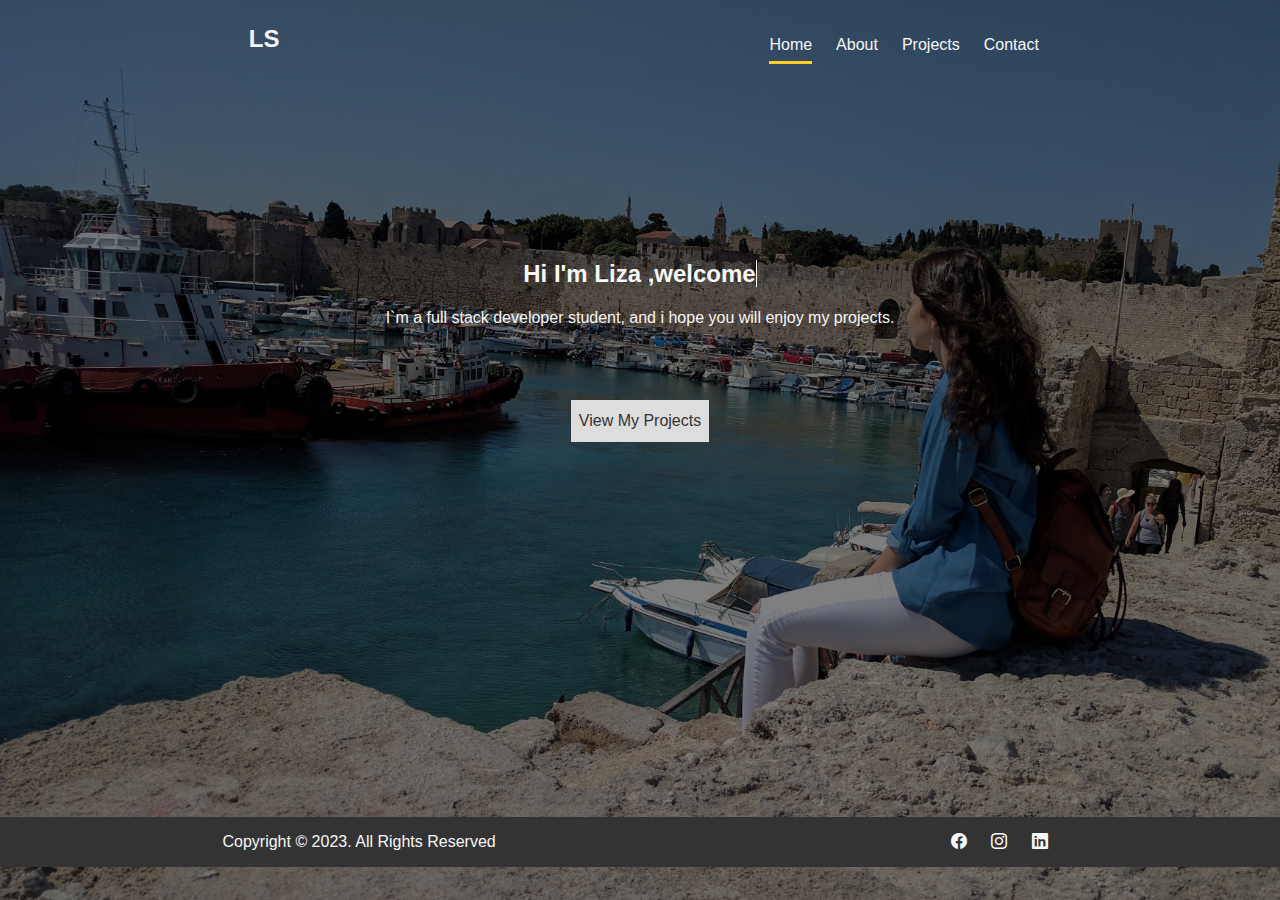
<file: index.html>
<!DOCTYPE html>
<html lang="en">
  <head>
    <meta charset="UTF-8" />
    <meta name="viewport" content="width=device-width, initial-scale=1.0" />
    <title>Portfolio-Liza Serchenko</title>
    <link rel="stylesheet" href="./style.css" />
    <link rel="stylesheet" href="./mediaQueries.css" />
    <link
      rel="stylesheet"
      href="https://cdn.jsdelivr.net/npm/bootstrap-icons@1.10.5/font/bootstrap-icons.css"
    />
    <script defer src="./script.js"></script>
  </head>
  <body>
    <div class="homepage tint">
      <div class="container-header">
        <nav class="header-nav">
          <div class="logo">LS</div>

          <ul
            id="header-nav-list"
            class="header-nav-list header-nav-list-mobile"
          >
            <li class="list-item">
              <a href="./index.html" class="header-nav-item current">Home</a>
            </li>
            <li class="list-item">
              <a href="./about.html" class="header-nav-item">About</a>
            </li>
            <li class="list-item">
              <a href="./projects.html" class="header-nav-item">Projects</a>
            </li>
            <li class="list-item">
              <a href="./contact.html" class="header-nav-item">Contact</a>
            </li>
          </ul>
        </nav>
        <div id="mobile-nav" class="mobile-nav">
          <i id="mobile-nav-icon" class="bi bi-list mobile-nav-icon"></i>
        </div>
      </div>
      <header class="header-homepage">
        <div class="header-content">
          <h1 class="intro-title">
            Hi I'm Liza
            <span
              id="text-type"
              class="text-type"
              data-wait="3000"
              data-words='[",welcome to my website 🙋",",nice to meet you",",this is my portfolio"]'
            ></span>
          </h1>
          <h1 class="phone-text">Hi I'm Liza, welcome to my website 🙋</h1>
          <p id="opening-text" class="opening-text">
            I`m a full stack developer student, and i hope you will enjoy my
            projects.
          </p>
          <a href="./projects.html" class="btn-move-to-works btn"
            >View My Projects</a
          >
        </div>
      </header>
      <footer id="main-footer">
        <div class="footer-content">
          <p>Copyright &copy; 2023. All Rights Reserved</p>
          <div class="social">
            <i class="bi bi-facebook"></i>
            <i class="bi bi-instagram"></i>
            <i class="bi bi-linkedin"></i>
          </div>
        </div>
      </footer>
    </div>
  </body>
</html>
</file>
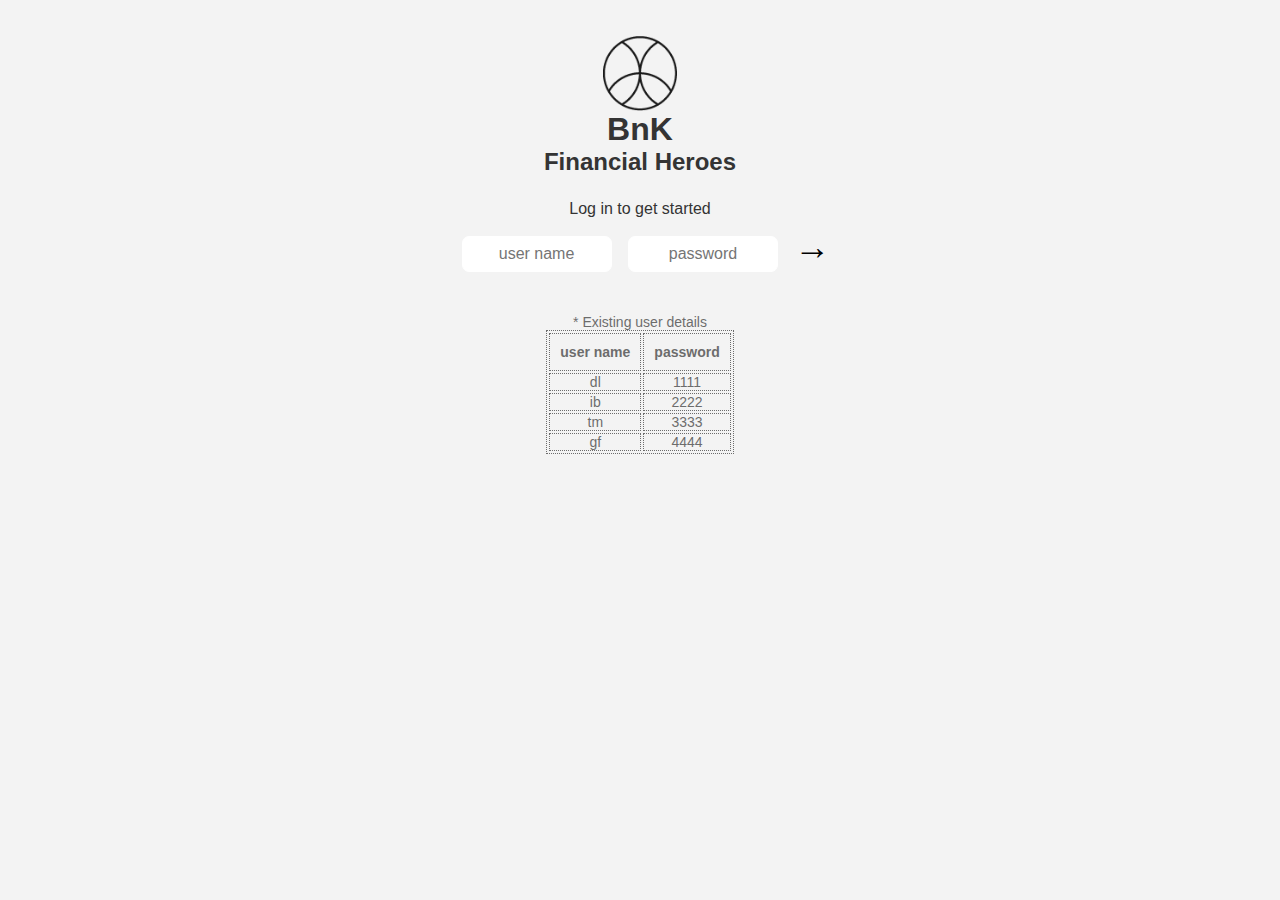
<file: allProjects/BankApp/index.html>
<!DOCTYPE html>
<html lang="en">
  <head>
    <meta charset="UTF-8" />
    <meta name="viewport" content="width=device-width, initial-scale=1.0" />
    <title>BnK-Financial Heroes</title>
    <link rel="stylesheet" href="./style.css" />
    <link rel="stylesheet" href="./mediaQueres.css" />
    <script defer src="./script.js"></script>
  </head>
  <body>
    <section id="login-page" class="login-page">
      <main>
        <img src="./img/logo1.png" class="logo" alt="logo" />
        <h1>BnK</h1>
        <h2>Financial Heroes</h2>
        <p class="welcome">Log in to get started</p>
        <div class="login">
          <input
            type="text"
            placeholder="user name"
            class="login-input login-input-user"
            id="login-input-user"
          />
          <input
            type="text"
            placeholder="password"
            maxlength="4"
            class="login-input login-input-pin"
            id="login-input-pin"
          />
          <button id="login-btn" class="login-btn">&rarr;</button>
        </div>
        <p id="error-message" class="error-message"></p>
      </main>
      <div id="exist-users" class="exist-users">
        <table>
          <caption>
            * Existing user details
          </caption>
          <tr>
            <th>user name</th>
            <th>password</th>
          </tr>
          <tr>
            <td>dl</td>
            <td>1111</td>
          </tr>
          <tr>
            <td>ib</td>
            <td>2222</td>
          </tr>
          <tr>
            <td>tm</td>
            <td>3333</td>
          </tr>
          <tr>
            <td>gf</td>
            <td>4444</td>
          </tr>
        </table>
      </div>
    </section>

    <section id="current-account-info" class="currentAccountInfo display-none">
      <header>
        <div class="container-log-in">
          <img src="./img/logo1.png" class="logo-main-page" alt="logo" />
          <p class="welcome-user-name">
            Welcome Back,<span id="user-name-label">Jonas</span>
          </p>
        </div>
        <button id="logout-btn" class="logout-btn">Log out</button>
      </header>

      <main>
        <div class="operations">
          <div id="transfer" class="transfer">
            <div class="transfer-label-and-show-more">
              <h3>Transfer</h3>
              <a id="show-transfer-operation" class="show-transfer-operation"
                >+</a
              >
            </div>
            <div id="transfer-container" class="transfer-container">
              <div class="transfer-to-container">
                <label class="transfer-label">Transfer to</label>
                <input
                  type="text"
                  id="transfer-to-input"
                  class="transfer-input"
                />
              </div>
              <div class="amount-container">
                <label class="amount-label">Amount</label>
                <input
                  type="number"
                  id="transfer-to-amount-input"
                  class="transfer-input"
                />
              </div>
              <button id="transfer-btn" class="transfer-btn">→</button>
            </div>
            <p id="transfer-failed" class="operation-failed"></p>
          </div>
          <div id="deposit" class="deposit">
            <div class="deposit-label-and-show-more">
              <h3>Deposit</h3>
              <a id="show-deposit-operation" class="show-deposit-operation"
                >+</a
              >
            </div>
            <div id="deposit-container" class="deposit-container">
              <div class="amount-deposit-container">
                <label class="deposit-label">Amount</label>
                <input
                  type="number"
                  id="deposit-amount-input"
                  class="deposit-input"
                />
              </div>
              <button id="deposit-btn" class="deposit-btn">→</button>
            </div>
            <p id="deposit-failed" class="operation-failed"></p>
          </div>
          <div id="withdrawal" class="withdrawal">
            <div class="withdrawal-label-and-show-more">
              <h3>Withdrawal</h3>
              <a
                id="show-withdrawal-operation"
                class="show-withdrawal-operation"
                >+</a
              >
            </div>
            <div id="withdrawal-container" class="withdrawal-container">
              <div class="amount-withdrawal-container">
                <label class="withdrawal-label">Amount</label>
                <input
                  type="number"
                  id="withdrawal-amount-input"
                  class="withdrawal-input"
                />
              </div>
              <button id="withdrawal-btn" class="withdrawal-btn">→</button>
            </div>
            <p id="withdrawal-failed" class="operation-failed"></p>
          </div>
        </div>
        <div class="balance">
          <div>
            <p class="balance-label">Current balance</p>
            <p class="balance-date">
              As of <span class="date">05/03/2037</span>
            </p>
          </div>
          <div class="summary">
            <p id="summary-label-in" class="summary-label-in">In</p>
            <p id="summary-value-in" class="summary-value-in">0000$</p>
            <p id="summary-label-out" class="summary-label-out">Out</p>
            <p id="summary-value-out" class="summary-value-out">0000$</p>
          </div>
          <p id="balance-value" class="balance-value">0000$</p>
        </div>
        <div class="movements">
          <div class="movements-row">
            <div class="movements-type movements-type-deposit">2 deposit</div>
            <div class="movements-value">4,000$</div>
          </div>
          <div class="movements-row">
            <div class="movements-type movements-type-withdrawal">
              1 WithDrawal
            </div>
            <div class="movements-value">4,000$</div>
          </div>
          <div class="movements-row">
            <div class="movements-type movements-type-transfer">
              3 transfer from :Daniel Lotus
            </div>
            <div class="movements-value">-378$</div>
          </div>
        </div>
      </main>
    </section>
  </body>
</html>
</file>
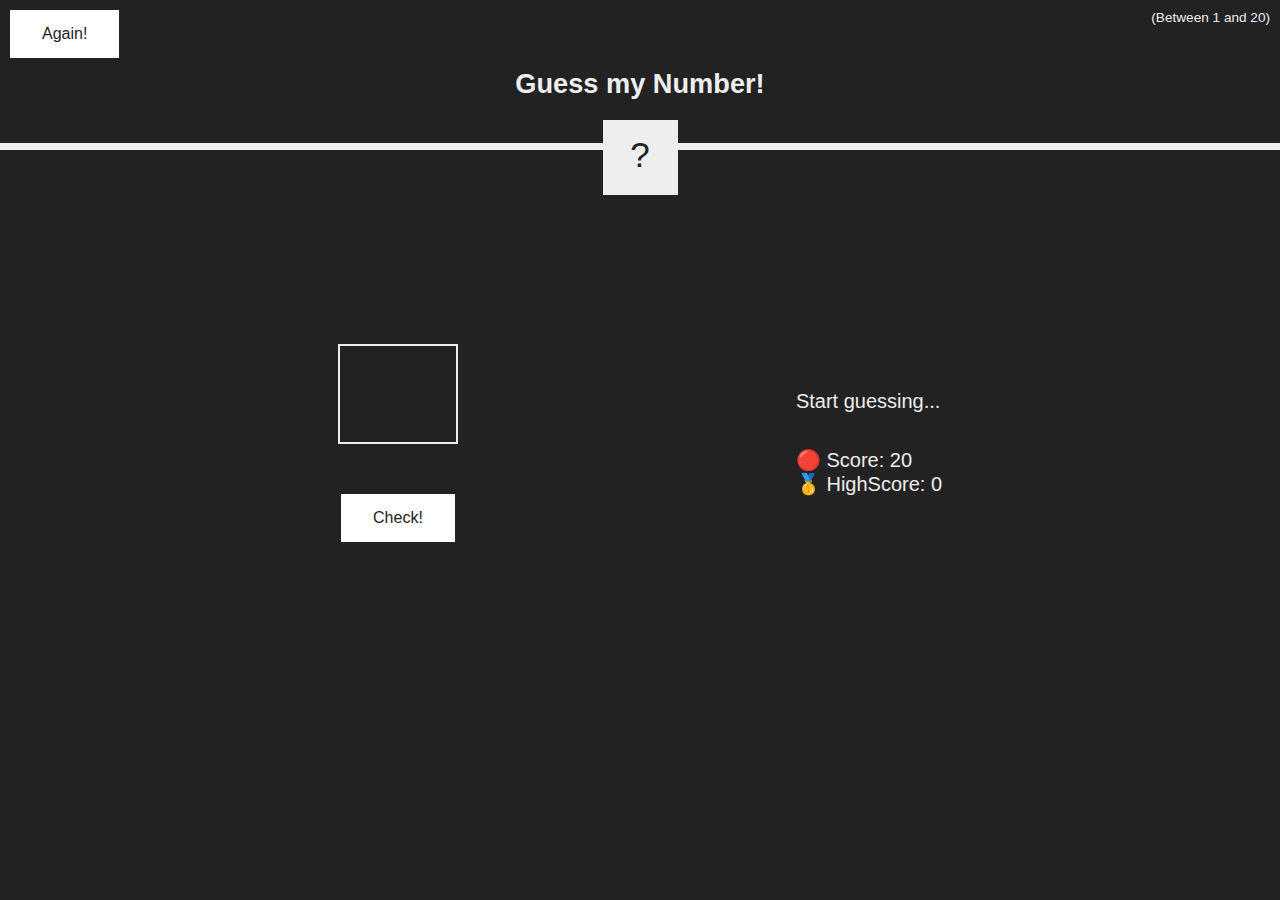
<file: allProjects/guessMyNumber/index.html>
<!DOCTYPE html>
<html lang="en">
  <head>
    <meta charset="UTF-8" />
    <meta http-equiv="X-UA-Compatible" content="IE=edge" />
    <meta name="viewport" content="width=device-width, initial-scale=1.0" />
    <title>Guess My Number</title>
    <link rel="stylesheet" href="./style/style.css" />
    <script defer src="./script.js"></script>
  </head>
  <body>
    <header>
      <div class="top-header">
        <button class="bth-again">Again!</button>
        <p>(Between 1 and 20)</p>
      </div>
      <div class="button-header">
        <h1>Guess my Number!</h1>
        <div class="number">?</div>
      </div>
    </header>

    <main>
      <section class="left">
        <input type="number" class="guess" />
        <button class="btn-check">Check!</button>
      </section>

      <section class="right">
        <p class="message">Start guessing...</p>
        <p class="label-score">🔴 Score: <span class="score">20</span></p>
        <p class="label-highscore">
          🥇 HighScore: <span class="highScore">0</span>
        </p>
      </section>
    </main>
  </body>
</html>
</file>
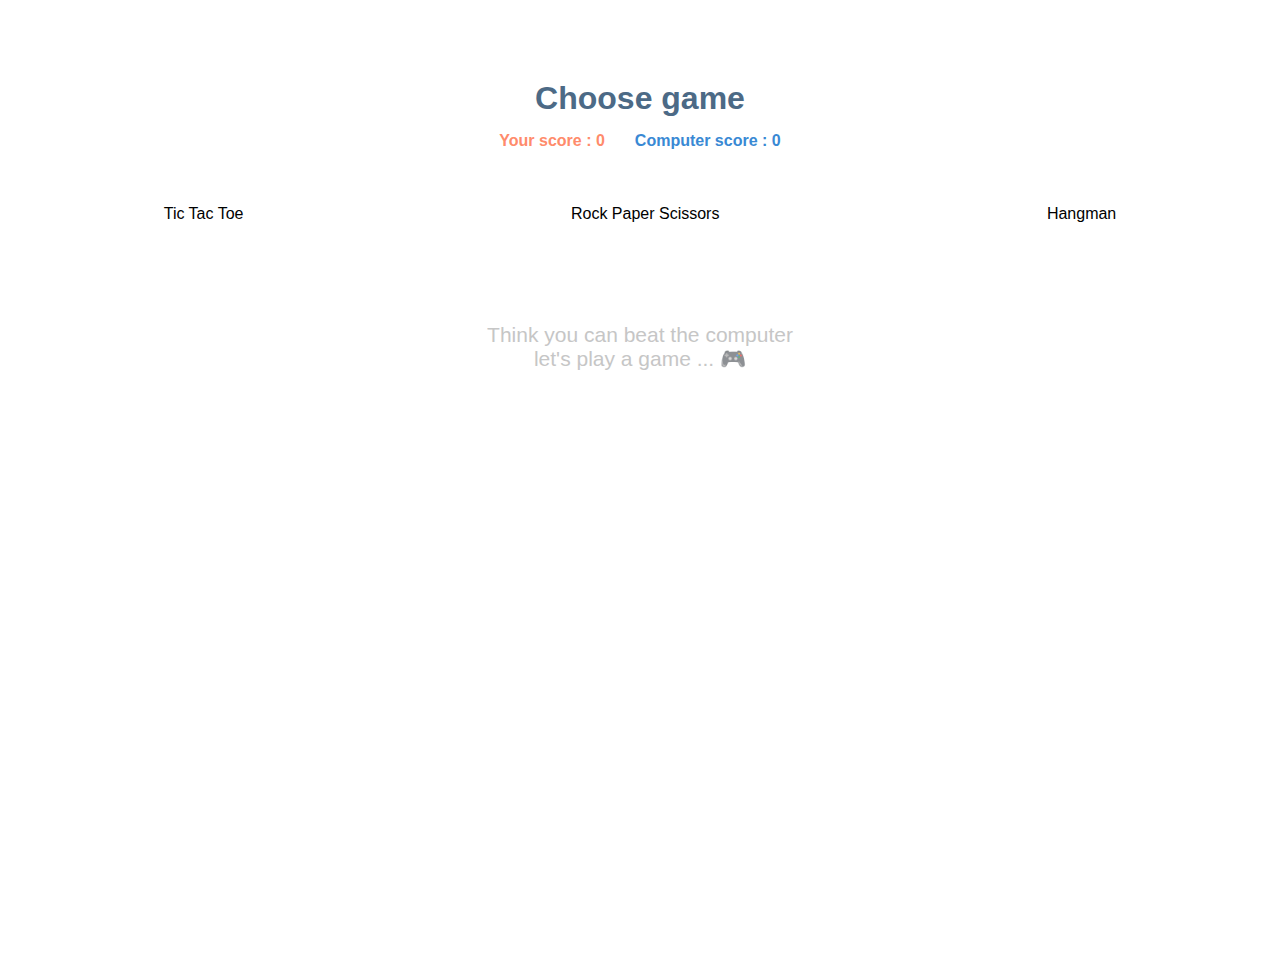
<file: allProjects/MiniGames/index.html>
<!DOCTYPE html>
<html lang="en">
  <head>
    <meta charset="UTF-8" />
    <meta name="viewport" content="width=device-width, initial-scale=1.0" />
    <title>Mini Games</title>
    <link rel="stylesheet" href="./style.css" />
    <link rel="stylesheet" href="./mediaQueries.css" />
    <script defer src="./script.js"></script>
  </head>
  <body>
    <header>
      <h1 class="main-title">Choose game</h1>
      <div class="game-result-number">
        <p class="player-score-label">
          Your score : <a id="player-score-num">0</a>
        </p>
        <p class="computer-score-label">
          Computer score : <a id="computer-score-num">0</a>
        </p>
      </div>
      <nav class="games-menu">
        <a
          id="tic-tac-toe-start-game"
          class="tic-tac-toe-start-game mini-games-display"
          link="#"
          >Tic Tac Toe</a
        >
        <a
          id="rock-paper-scissors-start-game"
          class="rock-paper-scissors-start-game mini-games-display"
          link="#"
          >Rock Paper Scissors</a
        >
        <a
          id="Hangman-start-game"
          class="Hangman-start-game mini-games-display"
          link="#"
          >Hangman</a
        >
      </nav>
    </header>
    <div id="intro-container" class="intro-container">
      <p class="intro-text">
        Think you can beat the computer <br />let's play a game ... 🎮
      </p>
    </div>

    <div class="game-area-container">
      <div id="tic-tac-toe-game" class="tic-tac-toe-game">
        <div class="choose-sign-container">
          <p class="choose-sign-for-the-game">Which one you choose:</p>
          <div class="circle-or-cross-sign">
            <a id="circle-sign" class="tic-tac-toe-sign circle-sign">O</a>
            <a id="cross-sign" class="tic-tac-toe-sign cross-sign">X</a>
          </div>
          <p id="status-error-selected-sign" class="status-error-selected-sign">
            The sign is already selected
          </p>
          <a id="restart-game" class="restart-game">&#8635;</a>

          <p id="status-display" class="status-display"></p>
        </div>
        <div id="tic-tac-toe-game-container" class="tic-tac-toe-game-container">
          <div id="cell-0" class="cell cell-0"></div>
          <div id="cell-1" class="cell cell-1"></div>
          <div id="cell-2" class="cell cell-2"></div>
          <div id="cell-3" class="cell cell-3"></div>
          <div id="cell-4" class="cell cell-4"></div>
          <div id="cell-5" class="cell cell-5"></div>
          <div id="cell-6" class="cell cell-6"></div>
          <div id="cell-7" class="cell cell-7"></div>
          <div id="cell-8" class="cell cell-8"></div>
        </div>
      </div>
      <div id="rock-paper-scissors-game" class="rock-paper-scissors-game">
        <div class="choose-sign-container-rock-paper-scissors">
          <p class="choose-sign-for-the-game">Which one you choose:</p>

          <div class="rock-or-paper-or-scissors-sign">
            <a id="rock-sign" class="rock-paper-scissors-sign rock-sign">👊</a>
            <a id="paper-sign" class="rock-paper-scissors-sign paper-sign"
              >🖐️</a
            >
            <a id="scissors-sign" class="rock-paper-scissors-sign scissors-sign"
              >✌️</a
            >
          </div>
          <a id="restart-rock-paper-scissors-game" class="restart-game"
            >&#8635;</a
          >
          <p
            id="status-error-selected-sign-RSP"
            class="status-error-selected-sign-RSP"
          >
            The sign is already selected
          </p>
        </div>
        <div class="game-result-display-how-win">
          <p id="display-winner" class="display-winner"></p>
        </div>
        <div class="game-result-display">
          <div id="player-Choice-container" class="player-Choice-container">
            <!-- <div id="player-Choice" class="player-Choice-sign">✌️</div>
            <p class="sign-description">Your sign</p> -->
          </div>
          <div id="computer-Choice-container" class="computer-Choice-container">
            <!-- <div id="computer-Choice" class="computer-Choice">✌️</div>
            <p class="sign-description">Computer sign</p> -->
          </div>
        </div>
      </div>
      <div id="Hangman-game" class="Hangman-game">
        <p class="Hangman-label-description">
          Find the hidden word - Choose a category
        </p>
        <div class="Hangman-category-container">
          <a id="fruits-category" class="Hangman-category fruits-category"
            >Fruits</a
          >
          <a id="countries-category" class="Hangman-category countries-category"
            >Countries</a
          >
          <a id="animals-category" class="Hangman-category animals-category"
            >Animals</a
          >
        </div>
        <p
          id="status-error-selected-category-hangman"
          class="status-error-selected-category-hangman"
        >
          The category is already selected
        </p>
        <p class="status-game-result-display"></p>
        <div class="board-game-container">
          <div id="Hangman-board-game" class="Hangman-board-game">
            <svg height="250" ; width="200" class="figure-container">
              <!-- stand -->
              <line x1="60" y1="20" x2="140" y2="20"></line>
              <line x1="140" y1="20" x2="140" y2="50"></line>
              <line x1="60" y1="20" x2="60" y2="250"></line>
              <line x1="20" y1="250" x2="100" y2="250"></line>
              <!-- head -->
              <circle cx="140" cy="70" r="20" class="figure-Part"></circle>
              <!-- body -->
              <line
                x1="140"
                y1="90"
                x2="140"
                y2="150"
                class="figure-Part"
              ></line>
              <line
                x1="140"
                y1="120"
                x2="120"
                y2="100"
                class="figure-Part"
              ></line>
              <line
                x1="140"
                y1="120"
                x2="160"
                y2="100"
                class="figure-Part"
              ></line>
              <!-- legs -->
              <line
                x1="140"
                y1="150"
                x2="120"
                y2="180"
                class="figure-Part"
              ></line>
              <line
                x1="140"
                y1="150"
                x2="160"
                y2="180"
                class="figure-Part"
              ></line>
            </svg>
            <div class="guess-the-word">
              <div id="word-container" class="word-container">
                <!-- <div class="word-letter"><span class="hide-letter">h</span></div>
                <div class="word-letter">e</div>
                <div class="word-letter">l</div>
                <div class="word-letter">l</div>
                <div class="word-letter">o</div> -->
              </div>
              <div
                id="all-letters-container"
                class="all-letters-container"
              ></div>
            </div>
          </div>
          <a id="restart-hangman-game" class="restart-game restart-hangman-game"
            >&#8635;</a
          >
        </div>
      </div>
    </div>
  </body>
</html>
</file>
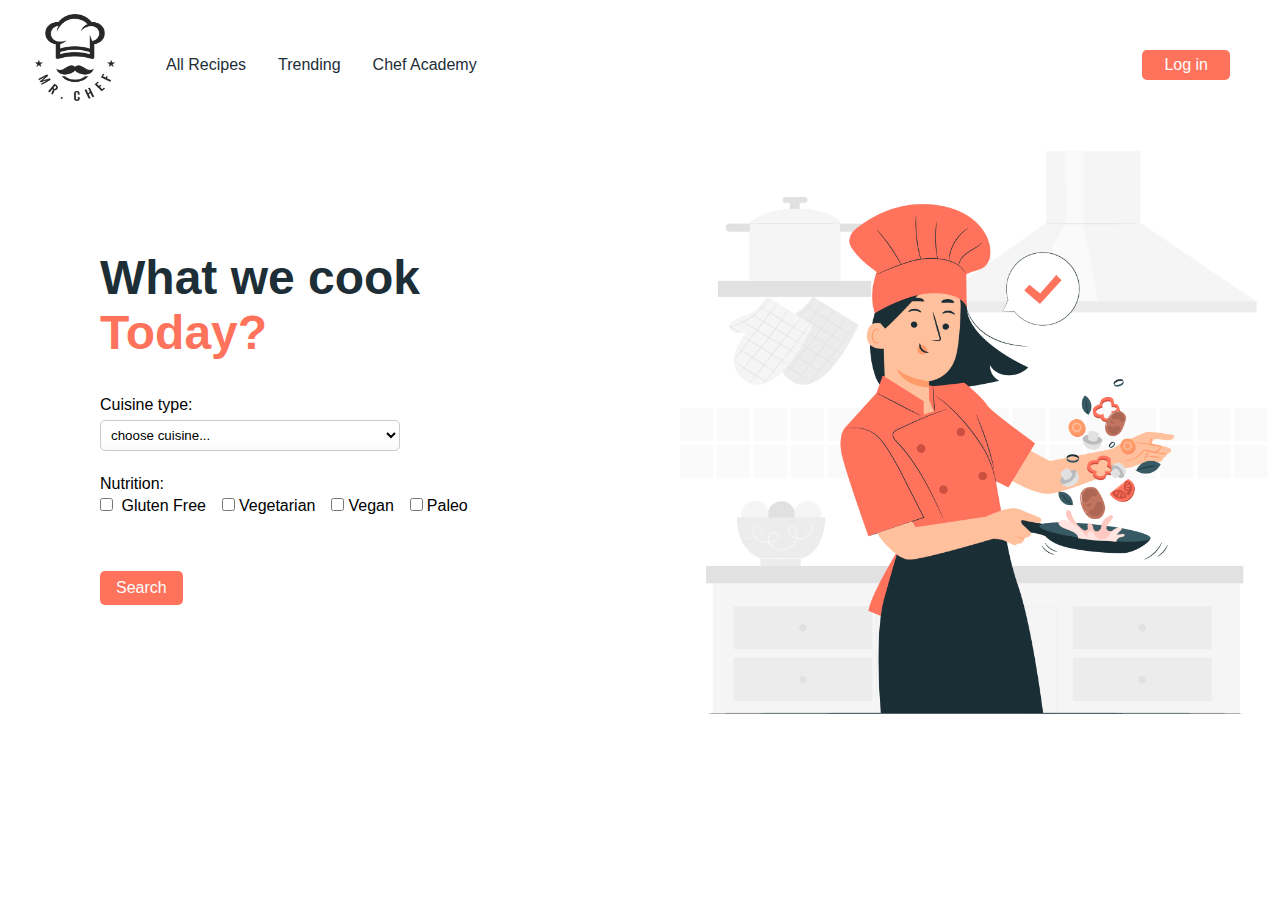
<file: allProjects/Recipe Book Web/index.html>
<!DOCTYPE html>
<html lang="en">
  <head>
    <meta charset="UTF-8" />
    <meta name="viewport" content="width=device-width, initial-scale=1.0" />
    <title>What to Eat - Home</title>
    <link rel="stylesheet" href="./style.css" />
    <link rel="stylesheet" href="./mediaQueries.css" />
    <script defer src="./script.js"></script>
  </head>

  <body>
    <header>
      <div class="logo">
        <img
          src="./img/vecteezy_chef-restaurant-logo-vector-illustrations-template_8709513.jpg"
          alt="logo-img"
        />
      </div>
      <div class="navbar">
        <ul>
          <li><a href="#">All Recipes</a></li>
          <li><a href="#">Trending</a></li>
          <li><a href="#">Chef Academy</a></li>
        </ul>
        <div class="login">
          <a href="#">Log in</a>
        </div>
      </div>
    </header>
    <div class="aside-menu display-none">
      <div id="hamburgerMenu" class="hamburgerMenu">
        <div id="hamburger-menu-line1" class="hamburger-menu-line1"></div>
        <div id="hamburger-menu-line2" class="hamburger-menu-line2"></div>
        <div id="hamburger-menu-line3" class="hamburger-menu-line3"></div>
      </div>
      <div id="side-menu" class="side-menu">
        <a href="./index.html">Home page</a>
        <a href="#">All Recipes</a>
        <a href="#">Trending</a>
        <a href="#">Chef Academy</a>
      </div>
    </div>
    <section class="mainSection">
      <div class="what-to-cook taxt-main-color">
        <h1>What we cook <span class="what-to-cook-wordToday">Today?</span></h1>

        <label for="cuisineType taxt-main-color">Cuisine type:</label>
        <select id="cuisineType" class="taxt-main-color">
          <option value="" selected hidden>choose cuisine...</option>
          <option value="Italian">Italian</option>
          <option value="Chinese">Chinese</option>
          <option value="French">French</option>
          <option value="Indian">Indian</option>
          <option value="All">All cuisines</option>
        </select>

        <label class="nutrition-label">Nutrition:</label>
        <div class="nutrition">
          <div>
            <input
              type="checkbox"
              id="glutenfree"
              value="glutenfree"
              name="glutenFree-nutrition"
              class="nutritionItem"
            />
            <label for="glutenfree">Gluten Free</label>
          </div>
          <div>
            <input
              type="checkbox"
              id="vegetarian"
              value="vegetarian"
              name="vegetarian-nutrition"
              class="nutritionItem"
            /><label for="vegetarian">Vegetarian</label>
          </div>
          <div>
            <input
              type="checkbox"
              id="vegan"
              value="vegan"
              name="vegan-nutrition"
              class="nutritionItem"
            /><label for="vegan">Vegan</label>
          </div>
          <div>
            <input
              type="checkbox"
              id="paleo"
              value="paleo"
              name="paleo-nutrition"
              class="nutritionItem"
            /><label for="paleo">Paleo</label>
          </div>
        </div>
        <div class="button-search">
          <button id="btn-search" class="btn-search">Search</button>
        </div>
      </div>

      <img
        src="./img/7922893.jpg"
        alt="main-chef-image"
        class="main-img-first-page"
      />
    </section>
  </body>
</html>
</file>
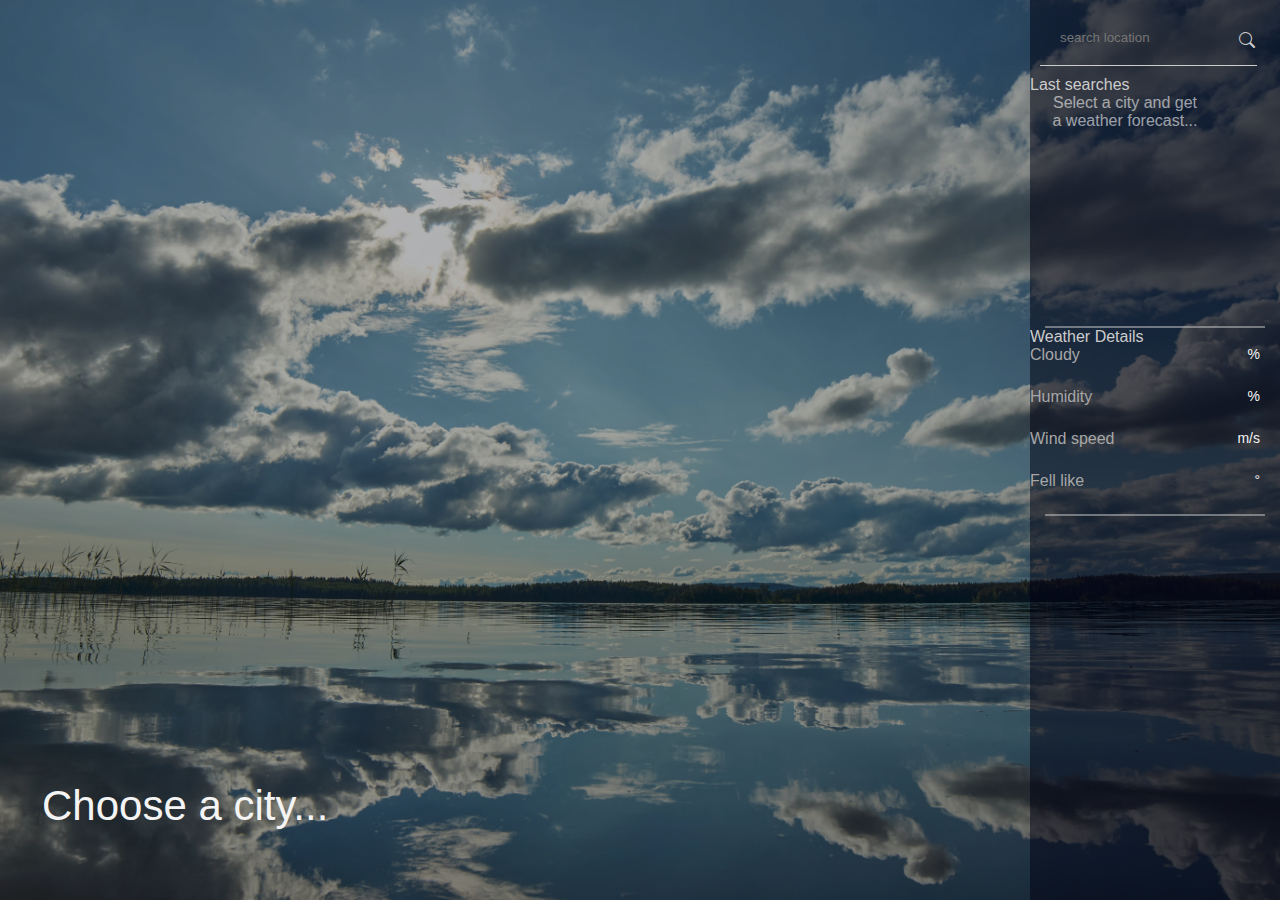
<file: allProjects/Weather web/index.html>
<!DOCTYPE html>
<html lang="en">
  <head>
    <meta charset="UTF-8" />
    <meta name="viewport" content="width=device-width, initial-scale=1.0" />
    <title>What The Weather</title>
    <link rel="stylesheet" href="./style.css" />
    <link
      href="https://cdn.jsdelivr.net/npm/bootstrap@5.3.0/dist/css/bootstrap.min.css"
      rel="stylesheet"
      integrity="sha384-9ndCyUaIbzAi2FUVXJi0CjmCapSmO7SnpJef0486qhLnuZ2cdeRhO02iuK6FUUVM"
      crossorigin="anonymous"
    />
    <link
      rel="stylesheet"
      href="https://cdn.jsdelivr.net/npm/bootstrap-icons@1.10.5/font/bootstrap-icons.css"
    />
    <link rel="stylesheet" href="./mediaQuery.css" />
    <script defer src="./script.js"></script>
  </head>

  <body>
    <div id="container-cover" class="container-cover">
      <div id="img-cover-container" class="img-cover-container">
        <img
          src="./img/wolfgang-hasselmann-bR_-gllg7Bs-unsplash.jpg"
          alt="img-cover"
          class="img-cover"
        />
      </div>
      <div id="wether-info" class="wether-info">
        <!-- <p class="degrees">°</p> -->
        <div class="wether-more-info">
          <p class="country">Choose a city...</p>
          <!-- <p>00:00 Sunday, 00 oct 00</p> -->
        </div>
        <div class="wether-status">
          <!-- <img
            src="http://openweathermap.org/img/wn/01d.png"
            alt="weather-icon"
            class="weather-icon"
          /> -->
          <!-- <p>Sunny</p> -->
        </div>
      </div>
      <div id="search-area" class="search-area display">
        <input
          class="search-input-text"
          id="search-input-text"
          type="text"
          placeholder="search location"
        />
        <i id="search-btn" class="bi bi-search search-icon"></i>
        <p id="search-failed-message" class="search-failed-message"></p>
        <ul id="list-of-last-searches" class="list-of-last-searches">
          <label>Last searches</label>
          <p id="intro-last-searches" class="intro-last-searches">
            Select a city and get a weather forecast...
          </p>
          <!-- <li class="last-search">New York</li>
          <li class="last-search">California</li>
          <li class="last-search">Manchester</li>
          <li class="last-search">Tel Aviv</li>
          <li class="last-search">Jerusalem</li> -->
        </ul>
        <hr class="break-line" />
        <ul id="list-of-weather-details" class="list-of-weather-details">
          <label>Weather Details</label>
          <div class="cloudy-percent">
            <li>Cloudy</li>
            <p id="cloudy-percent-value">%</p>
          </div>
          <div class="humidity-percent">
            <li>Humidity</li>
            <p id="humidity-percent-value">%</p>
          </div>
          <div class="wind-percent">
            <li>Wind speed</li>
            <p id="wind-percent-value">m/s</p>
          </div>
          <div class="feel-like-temp">
            <li>Fell like</li>
            <p id="feel-like-temp-value">°</p>
          </div>
        </ul>
        <hr class="break-line" />
      </div>
      <div class="open-side-bar-menu">
        <div id="open-whether-info" class="open-whether-info display-none">
          <i class="bi bi-arrow-left-circle-fill"></i>
        </div>
      </div>
    </div>
  </body>
</html>
</file>
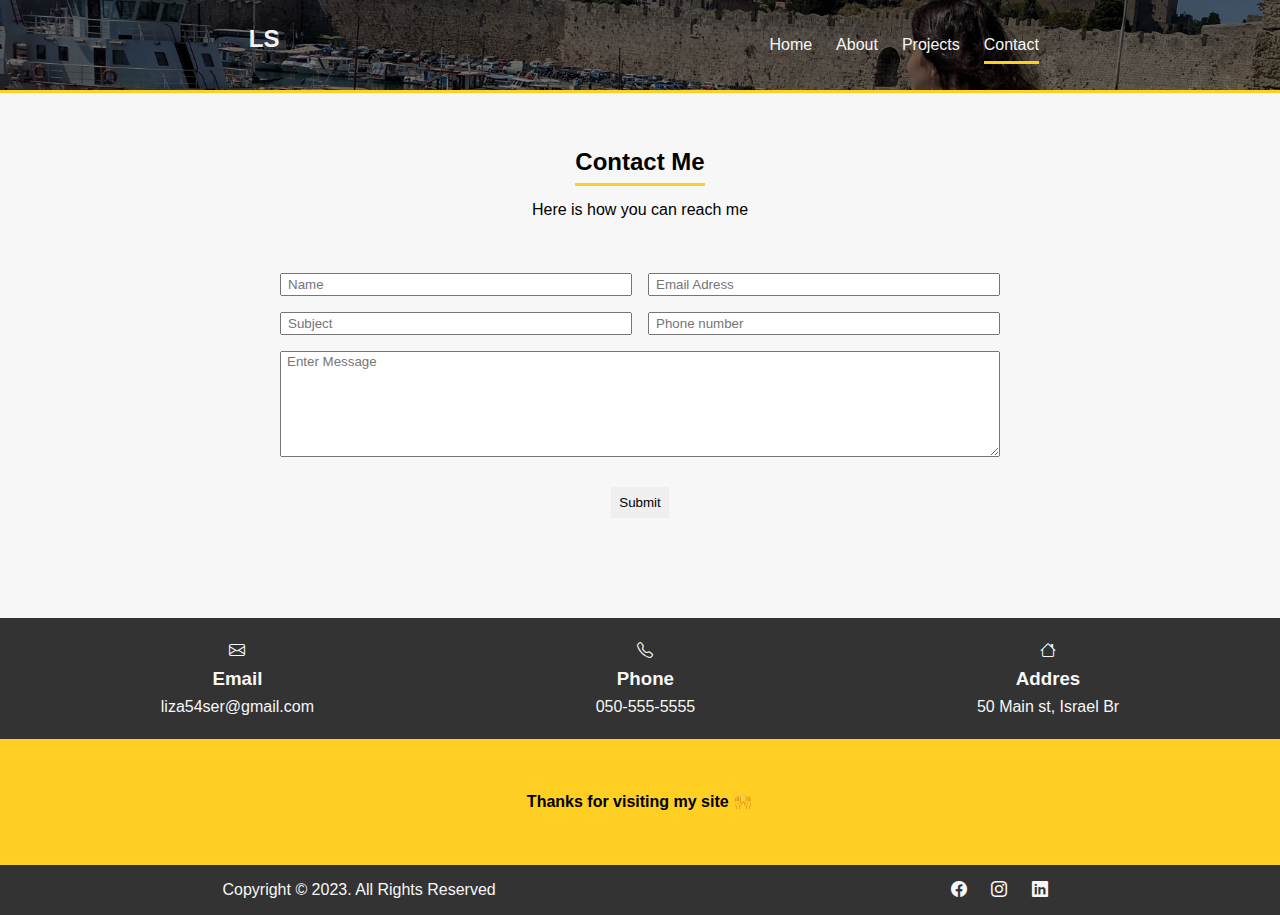
<file: contact.html>
<!DOCTYPE html>
<html lang="en">
  <head>
    <meta charset="UTF-8" />
    <meta name="viewport" content="width=device-width, initial-scale=1.0" />
    <title>Portfolio-Liza Serchenko-Contact me</title>
    <link rel="stylesheet" href="./style.css" />
    <link rel="stylesheet" href="./mediaQueries.css" />
    <script defer src="./script.js"></script>
    <link
      rel="stylesheet"
      href="https://cdn.jsdelivr.net/npm/bootstrap-icons@1.10.5/font/bootstrap-icons.css"
    />
  </head>
  <body>
    <div class="contact-page">
      <div class="tint">
        <div class="container-header">
          <nav class="header-nav">
            <div class="logo">LS</div>
            <ul
              id="header-nav-list"
              class="header-nav-list header-nav-list-mobile"
            >
              <li class="list-item">
                <a href="./index.html" class="header-nav-item">Home</a>
              </li>
              <li class="list-item">
                <a href="./about.html" class="header-nav-item">About</a>
              </li>
              <li class="list-item">
                <a href="./projects.html" class="header-nav-item">Projects</a>
              </li>
              <li class="list-item">
                <a href="./contact.html" class="header-nav-item current"
                  >Contact</a
                >
              </li>
            </ul>
          </nav>
          <nav id="mobile-nav" class="mobile-nav">
            <i id="mobile-nav-icon" class="bi bi-list mobile-nav-icon"></i>
          </nav>
        </div>
        <section class="contact-a" id="contact-a">
          <div class="contact-container">
            <h2 class="contact-title">Contact Me</h2>
            <p class="opening-text">Here is how you can reach me</p>
          </div>
          <form>
            <div class="text-fields">
              <input
                type="text"
                class="text-input name-input"
                placeholder="Name"
              />
              <input
                type="text"
                class="text-input subject-input"
                placeholder="Subject"
              />
              <input
                type="email"
                class="text-input email-input"
                placeholder="Email Adress"
              />
              <input
                type="text"
                class="text-input phone-input"
                placeholder="Phone number"
              />
              <textarea
                class="text-input message-input"
                placeholder="Enter Message"
              ></textarea>
            </div>
            <div class="btn-submit-container">
              <button type="submit" class="btn-submit btn">Submit</button>
            </div>
          </form>
        </section>

        <section id="contact-b">
          <div class="contact-container-b">
            <div class="contact-info">
              <div>
                <i class="bi bi-envelope"></i>
                <h3>Email</h3>
                <p>liza54ser@gmail.com</p>
              </div>
              <div>
                <i class="bi bi-telephone"></i>
                <h3>Phone</h3>
                <p>050-555-5555</p>
              </div>
              <div>
                <i class="bi bi-house"></i>
                <h3>Addres</h3>
                <p>50 Main st, Israel Br</p>
              </div>
            </div>
          </div>
        </section>

        <section id="contact-c">
          <div class="contact-container-c">
            <h4>Thanks for visiting my site 🙌</h4>
          </div>
        </section>

        <footer id="main-footer">
          <div class="footer-content footer-content-contact-me">
            <p>Copyright &copy; 2023. All Rights Reserved</p>
            <div class="social">
              <i class="bi bi-facebook"></i>
              <i class="bi bi-instagram"></i>
              <i class="bi bi-linkedin"></i>
            </div>
          </div>
        </footer>
      </div>
    </div>
  </body>
</html>
</file>
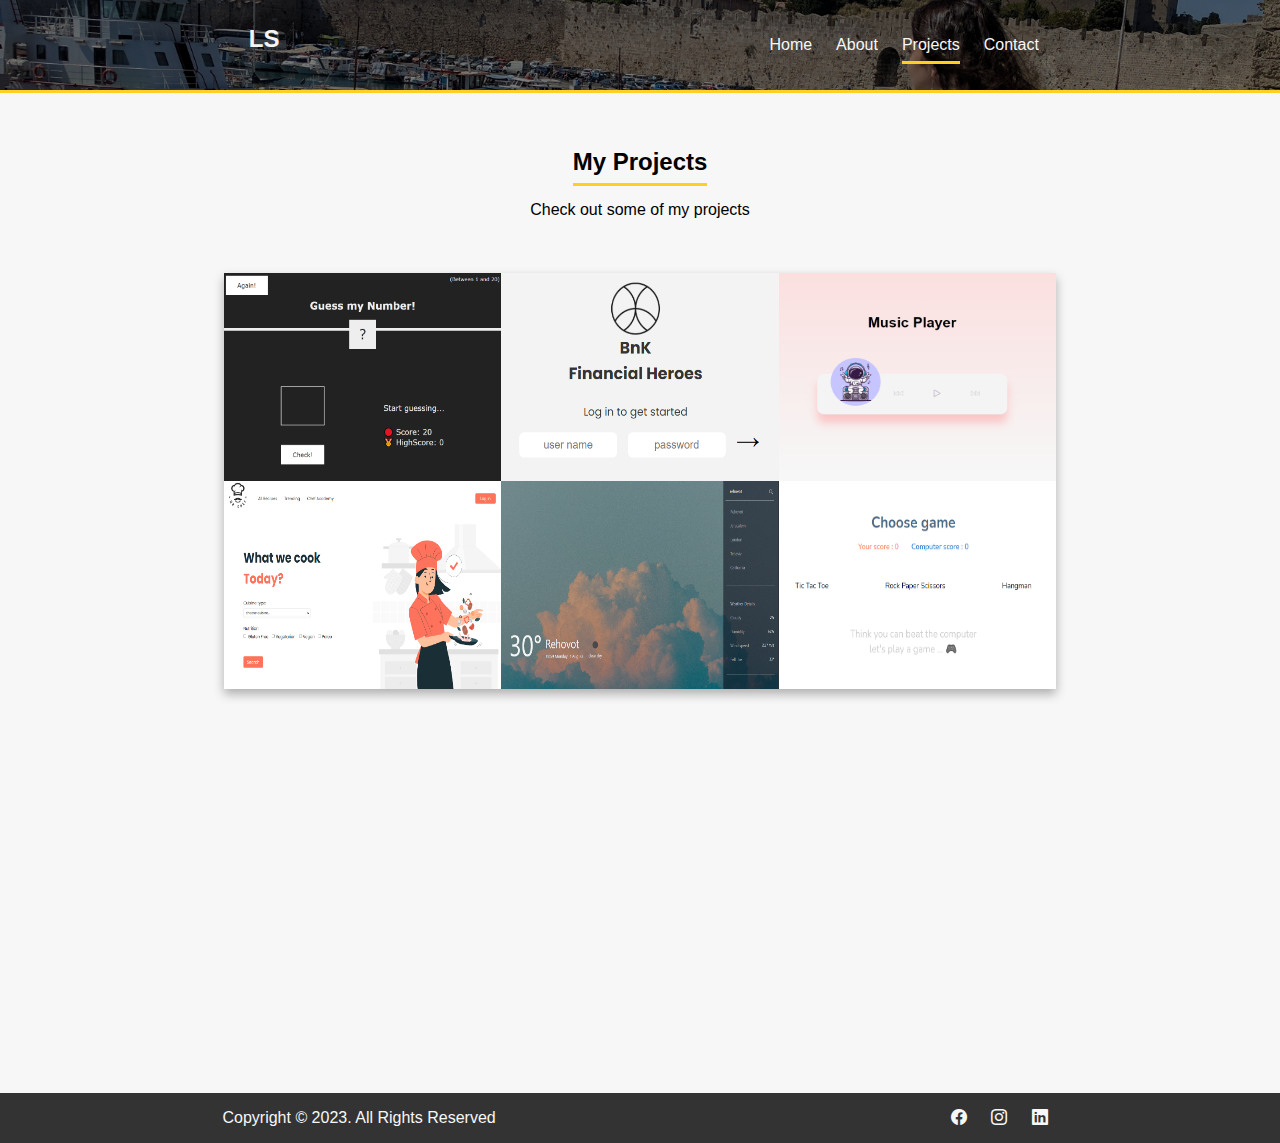
<file: projects.html>
<!DOCTYPE html>
<html lang="en">
  <head>
    <meta charset="UTF-8" />
    <meta name="viewport" content="width=device-width, initial-scale=1.0" />
    <title>Portfolio-Liza Serchenko-Works</title>
    <link rel="stylesheet" href="./style.css" />
    <link rel="stylesheet" href="./projectPage.css" />
    <link rel="stylesheet" href="./mediaQueries.css" />
    <link
      rel="stylesheet"
      href="https://cdn.jsdelivr.net/npm/bootstrap-icons@1.10.5/font/bootstrap-icons.css"
    />
    <script defer src="./script.js"></script>
    <script defer src="./openProjects.js"></script>
  </head>
  <body>
    <div class="projects-page">
      <div class="tint">
        <div class="container-header">
          <nav class="header-nav">
            <div class="logo">LS</div>
            <ul
              id="header-nav-list"
              class="header-nav-list header-nav-list-mobile"
            >
              <li class="list-item">
                <a href="./index.html" class="header-nav-item">Home</a>
              </li>
              <li class="list-item">
                <a href="./about.html" class="header-nav-item">About</a>
              </li>
              <li class="list-item">
                <a href="./projects.html" class="header-nav-item current"
                  >Projects</a
                >
              </li>
              <li class="list-item">
                <a href="./contact.html" class="header-nav-item">Contact</a>
              </li>
            </ul>
          </nav>
          <nav id="mobile-nav" class="mobile-nav">
            <i id="mobile-nav-icon" class="bi bi-list mobile-nav-icon"></i>
          </nav>
        </div>
        <section id="projects-gallery">
          <div class="projects-container">
            <h2 class="projects-title">My Projects</h2>
            <p class="opening-text">Check out some of my projects</p>
            <div class="items">
              <div class="item">
                <div class="item-image">
                  <img
                    src="./projects_img/Guess_the_number.png"
                    alt="first-project"
                  />
                </div>
                <div class="item-text">
                  <div class="item-text-wrap">
                    <p class="item-text-category">Dom manipulation + Sass</p>
                    <h2 id="Guess-the-number-project" class="item-text-title">
                      Guess the number
                    </h2>
                  </div>
                </div>
              </div>
              <div class="item">
                <div class="item-image">
                  <img src="./projects_img/Bank_App.png" alt="second-project" />
                </div>
                <div class="item-text">
                  <div class="item-text-wrap">
                    <p class="item-text-category">Dom manipulation + Classes</p>
                    <h2 id="bank-app-project" class="item-text-title">
                      Bank app
                    </h2>
                  </div>
                </div>
              </div>
              <div class="item">
                <div class="item-image">
                  <img
                    src="./projects_img/Music_Player.png"
                    alt="third-project"
                  />
                </div>
                <div class="item-text">
                  <div class="item-text-wrap">
                    <p class="item-text-category">html+css+js</p>
                    <h2 id="music-player-project" class="item-text-title">
                      Music Player
                    </h2>
                  </div>
                </div>
              </div>
              <div class="item">
                <div class="item-image">
                  <img
                    src="./projects_img/Recipes_Search.png"
                    alt="first-project"
                  />
                </div>
                <div class="item-text">
                  <div class="item-text-wrap">
                    <p class="item-text-category">Api</p>
                    <h2 id="recipes-search-project" class="item-text-title">
                      Recipes Search
                    </h2>
                  </div>
                </div>
              </div>
              <div class="item">
                <div class="item-image">
                  <img
                    src="./projects_img/Weather_App.png"
                    alt="first-project"
                  />
                </div>
                <div class="item-text">
                  <div class="item-text-wrap">
                    <p class="item-text-category">Api</p>
                    <h2 id="weather-app-project" class="item-text-title">
                      Weather App
                    </h2>
                  </div>
                </div>
              </div>
              <div class="item">
                <div class="item-image">
                  <img
                    src="./projects_img/Mini_Games.png"
                    alt="first-project"
                  />
                </div>
                <div class="item-text">
                  <div class="item-text-wrap">
                    <p class="item-text-category">java script</p>
                    <h2 id="mini-games-project" class="item-text-title">
                      Mini Games
                    </h2>
                  </div>
                </div>
              </div>
            </div>
          </div>
        </section>

        <footer id="main-footer">
          <div class="footer-content">
            <p>Copyright &copy; 2023. All Rights Reserved</p>
            <div class="social">
              <i class="bi bi-facebook"></i>
              <i class="bi bi-instagram"></i>
              <i class="bi bi-linkedin"></i>
            </div>
          </div>
        </footer>
      </div>
    </div>
  </body>
</html>
</file>
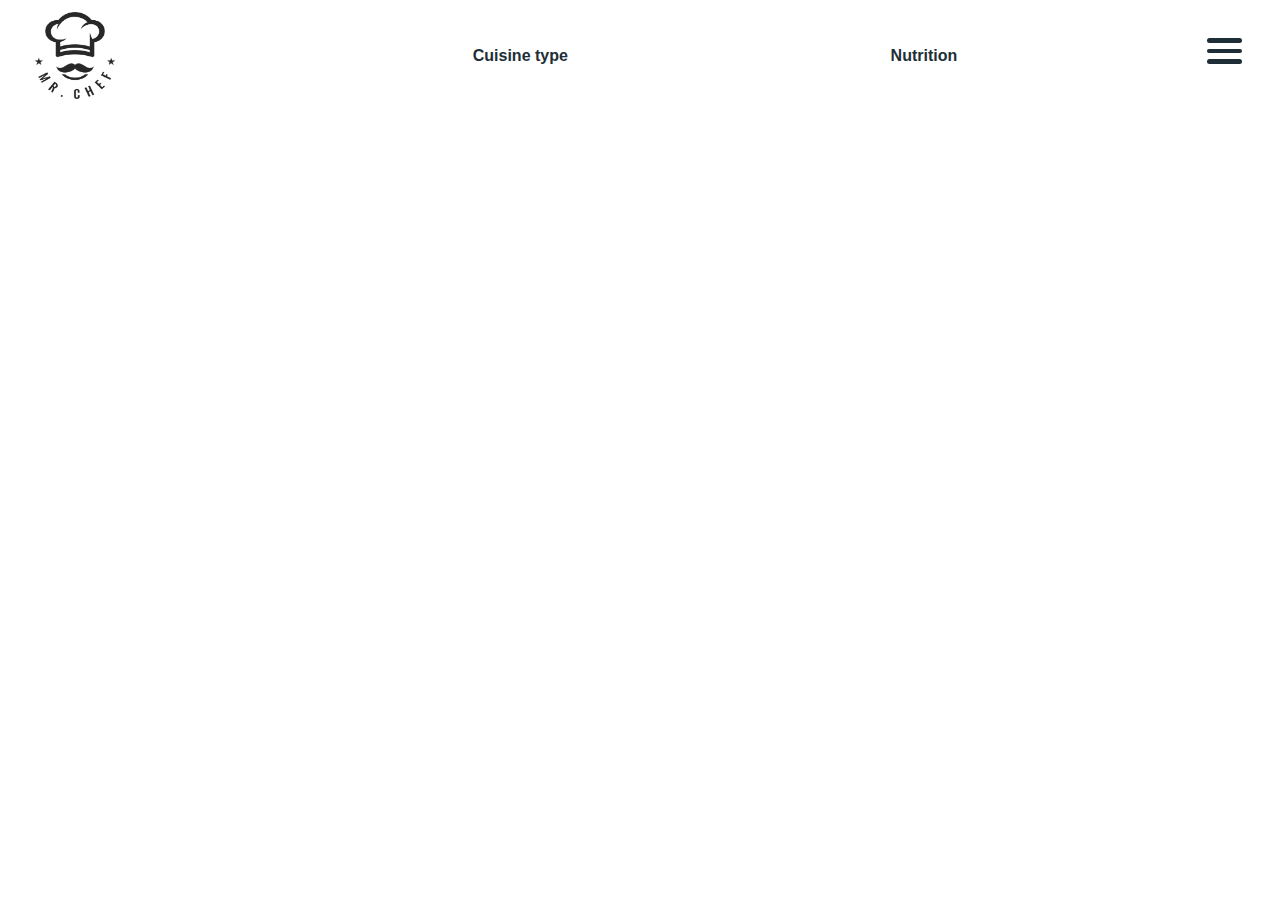
<file: allProjects/Recipe Book Web/recipes.html>
<!DOCTYPE html>
<html lang="en">
  <head>
    <meta charset="UTF-8" />
    <meta name="viewport" content="width=device-width, initial-scale=1.0" />
    <title>What to Eat - Recipes</title>
    <link rel="stylesheet" href="./style.css" />
    <link rel="stylesheet" href="./mediaQueries.css" />
    <link
      rel="stylesheet"
      href="https://cdn.jsdelivr.net/npm/bootstrap-icons@1.10.5/font/bootstrap-icons.css"
    />
    <script defer src="./showrecipes.js"></script>
  </head>

  <body>
    <header>
      <div class="upperHeader">
        <div class="logo">
          <img
            src="./img/vecteezy_chef-restaurant-logo-vector-illustrations-template_8709513.jpg"
            alt="logo-img"
          />
        </div>
        <div class="user-preferences">
          <div class="cuisineType-userChoose-container">
            <label class="cuisineType-label" for="cuisineType taxt-main-color"
              >Cuisine type</label
            >
            <label
              id="cuisineType-userChoose"
              class="cuisineType-userChoose"
            ></label>
          </div>
          <div class="nutrition-userChoose-container">
            <label class="nutrition-label">Nutrition</label>
            <label id="nutrition-userChoose" class="nutrition-userChoose">
            </label>
          </div>
        </div>
        <div class="aside-menu">
          <div id="hamburgerMenu" class="hamburgerMenu">
            <div id="hamburger-menu-line1" class="hamburger-menu-line1"></div>
            <div id="hamburger-menu-line2" class="hamburger-menu-line2"></div>
            <div id="hamburger-menu-line3" class="hamburger-menu-line3"></div>
          </div>
          <div id="side-menu" class="side-menu">
            <a href="./index.html">Home page</a>
            <a href="#">All Recipes</a>
            <a href="#">Trending</a>
            <a href="#">Chef Academy</a>
          </div>
        </div>
      </div>
    </header>
    <div class="containerRecipesList">
      <ul class="recipe-list" id="recipe-list"></ul>
      <!-- <ul class="recipe-list" id="recipe-list">
        <li class="recipe-item">
          <img src="./img/max-griss-I90KYtZDi54-unsplash.jpg" alt="recipe1" />
          <h2>Recipe 1</h2>
          <div class="recipe-info">
            <div class="recipe-info-cuisine-type">
              <h3>Cooking time:</h3>
              <p>40 minutes</p>
            </div>
            <div class="recipe-info-nutrition">
              <h3>Nutrition:</h3>
              <p>italian, spain</p>
            </div>
            <div class="recipe-info-realth-rate">
              <h3>Health rate:</h3>
              <p>5</p>
            </div>
          </div>
          <a
            id="show-all-recipe-ingredients"
            class="show-all-recipe-ingredients"
          >
            show more +
          </a>
        </li>
        <div id="content" class="content">
          <div class="ingredients">
            <h4>Ingredients:</h4>
            <p>&check; avocado</p>
            <p>&check; avocado</p>
            <p>&check; avocado</p>
            <p>&check; avocado</p>
            <p>&check; avocado</p>
          </div>
          <div class="instructions">
            <h4>Instructions:</h4>
            <p>1. Lorem ipsum dolor sit amet</p>
            <p>2. Lorem ipsum dolor sit amet</p>
            <p>3. Lorem ipsum dolor sit amet</p>
            <p>4. Lorem ipsum dolor sit amet</p>
            <p>5. Lorem ipsum dolor sit amet</p>
          </div>
        </div>
      </ul> -->
    </div>
  </body>
</html>
</file>
<file: style.css>
* {
  margin: 0;
  padding: 0;
}

body {
  font-family: "Dosis", sans-serif;
  /* font-family: "Raleway", sans-serif; */
  line-height: 1.6;
  line-height: 1.6;
}

a {
  text-decoration: none;
  color: #333;
}

ul {
  list-style: none;
}

img {
  width: 100%;
}

.homepage {
  background: url("./projects_img/background_img.jpg") no-repeat center right /
    cover;
  height: 100vh;
  color: #f7f7f7;
}

.tint {
  background-color: rgba(0, 0, 0, 0.5);
  background-blend-mode: multiply;
}

.header-homepage {
  color: #f7f7f7;
  height: 78.5vh;
}

.logo {
  width: 70px;
  height: 70px;
  text-transform: uppercase;
  color: #f7f7f7;
}

/* .logo-light {
  color: #f7f7f7;
} */

.header-nav {
  display: flex;
  justify-content: space-around;
  align-items: center;
}

.header-nav .logo {
  padding-top: 20px;
  font-weight: 600;
  font-size: 24px;
  text-align: center;
}

.header-nav-list {
  display: flex;
}

.header-nav .list-item {
  padding: 12px;
}

.header-nav .header-nav-item {
  text-decoration: none;
  border-bottom: 3px transparent solid;
  padding-bottom: 8px;
  color: #f7f7f7;
  transition: border-color 0.5s;
}

.header-nav .header-nav-item:hover {
  border-color: rgb(255, 207, 35);
}

.header-nav .current {
  border-color: rgb(255, 207, 35);
}

.about-page,
.projects-page,
.contact-page {
  background: url("./projects_img/background_img.jpg") no-repeat 20% 35% / cover;
  height: 90px;
  border-bottom: 3px solid #333;
}

.mobile-nav-icon {
  font-size: 28px;
  color: #f4f4f4;
  display: none;
}

.display-none {
  display: none;
}

.header-content {
  text-align: center;
  padding-top: 150px;
  margin-top: 20px;
}

.header-content h1 {
  font-size: 24px;
  line-height: 1.2;
}

.text-type > .txt {
  border-right: 0.2px solid #fcfcfc;
}

.opening-text {
  margin-top: 6px;
}

.phone-text {
  color: #f7f7f7;
  display: none;
}

.btn {
  display: inline-block;
  padding: 8px;
  transition: margin 0.5s;
  border: none;
  cursor: pointer;
}

.btn-move-to-works {
  color: #333;
  background-color: rgb(221, 221, 221);
  margin-top: 20px;
}

.btn:hover {
  background-color: #333;
  color: #fafafa;
}

.about-container {
  background-color: #f7f7f7;
  border-top: 3px solid rgb(255, 207, 35);
  text-align: center;
  padding-top: 50px;
  height: 100vh;
}

.about-title {
  display: inline;
  border-bottom: 3px solid rgb(255, 207, 35);
  padding-bottom: 8px;
  padding-top: 20px;
}

.opening-text {
  margin-top: 16px;
  margin-bottom: 50px;
}

.bio-img {
  height: 250px;
  width: 250px;
  margin-right: 30px;
}

.about-info {
  display: flex;
  width: 70vw;
  margin: auto;
  margin-bottom: 50px;
}

.bio {
  grid-area: bio;
  background-color: #f7f7f7;
  border-left: 3px solid rgb(255, 207, 35);
  padding: 12px;
}

.bio-img {
  object-fit: contain;
}

.skills {
  display: flex;
  justify-content: space-around;
  margin-top: 50px;
  padding: 50px;
  padding-top: 0;
}

.skill-img {
  width: 70px;
  margin: auto;
}

.projects-container {
  background-color: #f7f7f7;
  border-top: 3px solid rgb(255, 207, 35);
  padding-top: 50px;
  padding-bottom: 50px;
  text-align: center;
  height: 100vh;
}

.projects-title {
  display: inline;
  border-bottom: 3px solid rgb(255, 207, 35);
  padding-bottom: 8px;
}

.item-text-title {
  cursor: pointer;
}

.contact-a {
  background-color: #f7f7f7;
  border-top: 3px solid rgb(255, 207, 35);
}

.contact-container {
  text-align: center;
  margin-top: 50px;
}

.contact-title {
  display: inline;
  border-bottom: 3px solid rgb(255, 207, 35);
  padding-bottom: 8px;
}

.contact-info {
  display: flex;
  justify-content: space-around;
  padding: 20px;
}

.contact-container-b {
  background-color: #333;
  color: #f7f7f7;
  text-align: center;
}

.contact-container-c {
  text-align: center;
  background-color: rgb(255, 207, 35);
  padding: 50px;
}

.text-fields {
  display: grid;
  grid-template-areas:
    "name email"
    "subject phone"
    "message message";
  grid-gap: 16px;
  margin-bottom: 12px;
  max-width: 80vh;
  margin: auto;
}

.name-input {
  grid-area: name;
}
.subject-input {
  grid-area: subject;
}
.email-input {
  grid-area: email;
}
.phone-input {
  grid-area: phone;
}
.message-input {
  grid-area: message;
  height: 100px;
}

.text-input {
  padding: 2px 6px;
  font-family: "Dosis", sans-serif;
}

.btn-submit-container {
  text-align: center;
}

.btn-submit {
  margin-top: 30px;
  margin-bottom: 100px;
}

.footer-content {
  display: flex;
  align-items: center;
  justify-content: space-around;
  position: static;
  bottom: 0;
  width: 100vw;
  background-color: #333;
  color: #f7f7f7;
  height: 50px;
}

.footer-content i {
  padding: 10px;
}

.footer-content-contact-me {
  margin: 0;
}
</file>
<file: mediaQueries.css>
@media screen and (max-width: 415px) {
  /* home page*/
  .intro-title {
    display: none;
  }
  .header-content span {
    display: none;
  }

  .phone-text {
    display: block;
    width: 300px;
    margin: auto;
    padding-bottom: 30px;
  }

  .opening-text {
    display: none;
  }

  .footer-content {
    position: fixed;
    bottom: 0;
    flex-direction: column;
  }
  .footer-content p {
    margin-top: 5px;
    margin-bottom: 5px;
  }

  .logo {
    position: absolute;
    top: 0;
    left: 0;
  }

  .header-nav-list-mobile {
    flex-direction: column;
    position: absolute;
    top: 0;
    right: 0;
    padding: 20px;
    background-color: black;
    height: 100vh;
    opacity: 0.9;
    text-align: center;
  }

  .header-nav-list-mobile li:first-child {
    margin-top: 50px;
  }

  .mobile-nav {
    margin-top: 15px;
  }

  .mobile-nav-icon {
    display: inline;
    position: relative;
    margin-left: 320px;
  }

  /* about*/
  .about-info {
    flex-direction: column;
  }

  .bio {
    border-left: none;
    margin-top: 20px;
    width: 250px;
  }

  .bio-img {
    height: 200px;
    width: 200px;
    margin: auto;
    margin-top: 20px;
    margin-bottom: 20px;
  }

  .skills {
    flex-direction: column;
  }

  /* projects*/
  .items {
    display: flex;
    flex-direction: column;
    margin-top: 25px;
  }

  .items .item {
    display: flex;
    flex-direction: column;
    background-color: inherit;
  }

  .item-text-wrap {
    background-color: rgb(255, 207, 35);
  }

  .item-text-title {
    display: block;
  }

  /* contact*/
  .contact-container {
    padding-bottom: 20px;
  }
  .text-fields {
    display: flex;
    flex-direction: column;
    width: 200px;
  }

  .btn-submit {
    background-color: #333;
    color: #f4f4f4;
  }

  .contact-info {
    flex-direction: column;
  }

  .contact-info div {
    padding: 10px;
  }

  .contact-container-c {
    padding: 50px;
  }

  .contact-container-c h4 {
    padding-bottom: 50px;
  }
}

@media screen and (min-width: 416px) {
  .header-nav-list-mobile {
    display: none;
  }

  .header-nav-list {
    display: flex;
  }

  .logo {
    color: #f4f4f4;
  }
}
</file>
<file: allProjects/BankApp/style.css>
* {
  margin: 0;
  padding: 0;
  box-sizing: border-box;
}

body {
  font-family: "Poppins", sans-serif;
  color: #343434;
  background-color: #f3f3f3;
  height: 100vh;
  padding: 36px;
}

main {
  display: flex;
  flex-direction: column;
  align-items: center;
  justify-content: center;
}

.logo {
  height: 75px;
}

.logo-main-page {
  height: 50px;
}

.welcome {
  margin-top: 24px;
  margin-bottom: 8px;
}

.login-input {
  padding: 8px 6px;
  border: none;
  border-radius: 7px;
  font-size: 16px;
  text-align: center;
  width: 150px;
  margin-bottom: 12px;
  margin-left: 12px;
  border: 1px solid #fff;
  transition: all 0.3s;
}

.login-btn {
  border: none;
  background: none;
  font-size: 36px;
  margin-left: 12px;
  cursor: pointer;
  transition: all 0.3s;
}

header {
  display: flex;
  justify-content: space-between;
}

.container-log-in {
  display: flex;
  align-items: flex-end;
}

.error-message {
  color: red;
}

.welcome-user-name {
  padding-left: 16px;
  font-weight: 500;
}

.logout-btn {
  background: #ffffff;
  font-size: 14px;
  padding: 8px 6px;
  width: 95px;
  border-color: #ffffff;
  border-radius: 10px;
  cursor: pointer;
  transition: all 0.3s;
}

table {
  margin: auto;
  margin-top: 30px;
  text-align: center;
  font-size: 14px;
  opacity: 0.7;
}

table,
th,
td {
  border: 1px dotted;
}

th {
  padding: 10px;
}

.balance {
  display: flex;
  justify-content: space-between;
  margin-top: 50px;
  width: 80vw;
}

.balance-label {
  font-size: 18px;
  font-weight: 500;
}

.balance-date {
  font-size: 16px;
  color: #888;
}

.balance-value {
  font-size: 36px;
  font-weight: 400;
}

.summary {
  display: flex;
  align-items: center;
}

.summary-label-in {
  font-size: 16px;
  font-weight: 500;
  text-transform: uppercase;
  margin-right: 8px;
  padding-left: 24px;
}

.summary-value-in {
  font-size: 28px;
  color: #66c873;
}

.summary-label-out {
  font-size: 16px;
  font-weight: 500;
  text-transform: uppercase;
  margin-right: 8px;
  padding-left: 24px;
}

.summary-value-out {
  font-size: 28px;
  color: #f5465d;
}

.summary-label-interest {
  font-size: 16px;
  font-weight: 500;
  text-transform: uppercase;
  margin-right: 8px;
  padding-left: 24px;
}

.summary-value-interest {
  font-size: 28px;
}

.movements {
  background-color: #fff;
  border-radius: 10px;
  width: 85vw;
}

.movements-row {
  padding: 24px 24px;
  margin-left: 24px;
  margin-right: 24px;
  display: flex;
  justify-content: space-between;
  align-items: center;
  border-bottom: 1px solid #eee;
}

.movements-date {
  font-size: 14px;
  font-weight: 500;
  color: #666;
}

.movements-value {
  font-size: 24px;
  margin-left: auto;
}

.movements-type {
  font-size: 12px;
  text-transform: uppercase;
  font-weight: 500;
  color: #fff;
  padding: 8px 16px;
  border-radius: 20px;
  margin-right: 16px;
}

.movements-type-deposit {
  color: #1fc779;
}

.movements-type-withdrawal {
  color: #ff5c5c;
}

.movements-type-transfer {
  color: #5aa7ff;
}

.operations {
  display: flex;
  justify-content: space-around;
  margin-top: 96px;
  width: 88vw;
}

.transfer {
  background-color: #fff;
  padding: 24px;
  width: 400px;
  border-radius: 10px;
}

.transfer-container {
  display: flex;
  margin-top: 8px;
}

.container-transfer-details {
  display: flex;
  flex-direction: column;
}

.transfer-input {
  padding: 6px 0px;
  border-radius: 7px;
  font-size: 16px;
  text-align: center;
  width: 150px;
  margin-bottom: 12px;
  border: 1px solid #343434;
  transition: all 0.3s;
}

.transfer-to-container {
  display: flex;
  flex-direction: column;
}

.transfer-label-and-show-more {
  display: flex;
  align-items: center;
}

.show-transfer-operation {
  font-size: 15px;
  margin-left: 10px;
  border: #333 1px solid;
  border-radius: 500px;
  padding-left: 7px;
  padding-right: 7px;
  visibility: hidden;
  cursor: pointer;
}

.amount-container {
  display: flex;
  flex-direction: column;
  margin-left: 12px;
}

.transfer-btn {
  border: none;
  background: none;
  font-size: 28px;
  margin-left: 12px;
  cursor: pointer;
  transition: all 0.3s;
}

.deposit {
  background-color: #fff;
  padding: 24px;
  width: 400px;
  border-radius: 10px;
}

.deposit-container {
  display: flex;
  margin-top: 8px;
}

.deposit-input {
  padding: 6px 0px;
  border-radius: 7px;
  font-size: 16px;
  text-align: center;
  width: 320px;
  margin-bottom: 12px;
  border: 1px solid #343434;
  transition: all 0.3s;
}

.show-deposit-operation {
  font-size: 15px;
  margin-left: 10px;
  border: #333 1px solid;
  border-radius: 500px;
  padding-left: 7px;
  padding-right: 7px;
  visibility: hidden;
  cursor: pointer;
}

.deposit-label-and-show-more {
  display: flex;
  align-items: center;
}

.amount-deposit-container {
  display: flex;
  flex-direction: column;
}

.deposit-btn {
  border: none;
  background: none;
  font-size: 28px;
  margin-left: 12px;
  cursor: pointer;
  transition: all 0.3s;
}

.withdrawal {
  background-color: #fff;
  padding: 24px;
  width: 400px;
  border-radius: 10px;
}

.withdrawal-container {
  display: flex;
  margin-top: 8px;
}

.withdrawal-label-and-show-more {
  display: flex;
  align-items: center;
}

.show-withdrawal-operation {
  font-size: 15px;
  margin-left: 10px;
  border: #333 1px solid;
  border-radius: 500px;
  padding-left: 7px;
  padding-right: 7px;
  visibility: hidden;
  cursor: pointer;
}

.withdrawal-input {
  padding: 6px 0px;
  border-radius: 7px;
  font-size: 16px;
  text-align: center;
  width: 320px;
  margin-bottom: 12px;
  border: 1px solid #343434;
  transition: all 0.3s;
}

.amount-withdrawal-container {
  display: flex;
  flex-direction: column;
}

.withdrawal-btn {
  border: none;
  background: none;
  font-size: 28px;
  margin-left: 12px;
  cursor: pointer;
  transition: all 0.3s;
}

.operation-failed {
  color: red;
  display: block;
}

.display-none {
  display: none;
  transition: all 0.9s;
}
</file>
<file: allProjects/BankApp/mediaQueres.css>
@media screen and (max-width: 576px) {
  .login {
    display: flex;
    flex-direction: column;
  }
  h2 {
    display: none;
  }
}

@media screen and (max-width: 727px) {
  .operations {
    flex-direction: column;
    align-items: center;
  }

  .summary {
    display: none;
  }

  .balance-value {
    font-size: 21px;
  }

  .balance-label {
    font-size: 16px;
  }

  .balance-date {
    font-size: 12px;
  }

  .movements-value {
    font-size: 21px;
  }

  .movements-type {
    padding: 0;
  }
  .show-transfer-operation {
    visibility: visible;
  }

  .transfer {
    margin-bottom: 20px;
    max-width: 200px;
    justify-content: flex-end;
  }

  .transfer-container {
    flex-direction: column;
    margin: 0;
  }

  .amount-container {
    margin: 0;
  }

  .transfer-btn {
    margin: 0;
  }

  .show-deposit-operation {
    visibility: visible;
  }

  .deposit {
    margin-bottom: 20px;
    max-width: 200px;
    justify-content: flex-end;
  }

  .deposit-container {
    flex-direction: column;
    margin: 0;
  }

  .amount-deposit-container {
    margin: 0;
  }

  .deposit-input {
    max-width: 150px;
  }

  .deposit-btn {
    margin: 0;
  }

  .show-withdrawal-operation {
    visibility: visible;
  }

  .withdrawal {
    margin-bottom: 20px;
    max-width: 200px;
    justify-content: flex-end;
  }

  .withdrawal-container {
    flex-direction: column;
    margin: 0;
  }

  .amount-withdrawal-container {
    margin: 0;
  }

  .withdrawal-input {
    max-width: 150px;
  }

  .withdrawal-btn {
    margin: 0;
  }
}

@media screen and (min-width: 728px) {
  .transfer {
    background-color: #fff;
    padding: 24px;
    width: 400px;
    border-radius: 10px;
  }

  .transfer-container {
    display: flex;
    margin-top: 8px;
  }

  .deposit {
    background-color: #fff;
    padding: 24px;
    width: 400px;
    border-radius: 10px;
  }

  .deposit-container {
    display: flex;
    margin-top: 8px;
  }

  .withdrawal {
    background-color: #fff;
    padding: 24px;
    width: 400px;
    border-radius: 10px;
  }

  .withdrawal-container {
    display: flex;
    margin-top: 8px;
  }

  .operations {
    display: flex;
    justify-content: space-around;
    margin-top: 96px;
    width: 88vw;
  }
}
</file>
<file: allProjects/guessMyNumber/style/style.css>
* {
  margin: 0;
  padding: 0;
  box-sizing: inherit;
}

html {
  font-size: 85%;
  box-sizing: border-box;
}

body {
  font-family: Verdana, Geneva, Tahoma, sans-serif;
  color: #eee;
  background-color: #222;
}

header {
  position: relative;
  height: 150px;
  border-bottom: 7px solid #eee;
}

main {
  height: 65vh;
  color: #eee;
  display: flex;
  align-items: center;
  justify-content: space-evenly;
}

.left {
  display: flex;
  flex-direction: column;
  align-items: center;
  font-size: 25px;
}
.left .guess {
  border-color: #eee;
  height: 100px;
  width: 120px;
  text-align: center;
  font-size: 35px;
  color: #eee;
  border-style: double;
  background-color: #222;
  margin-bottom: 50px;
}
.left .btn-check {
  background-color: white;
  border: none;
  color: #222;
  padding: 15px 32px;
  text-align: center;
  display: inline-block;
  font-family: Verdana, Geneva, Tahoma, sans-serif;
  font-size: 16px;
}

.right {
  display: flex;
  flex-direction: column;
  font-size: 20px;
}
.rightp {
  margin-top: 15px;
}
.right .message {
  margin-bottom: 35px;
}

.top-header {
  display: flex;
  padding: 10px;
  justify-content: space-between;
}
.top-header .bth-again {
  background-color: white;
  border: none;
  color: #222;
  padding: 15px 32px;
  text-align: center;
  display: inline-block;
  font-family: Verdana, Geneva, Tahoma, sans-serif;
  font-size: 16px;
}

.button-header {
  display: flex;
  flex-direction: column;
  align-items: center;
}

.number {
  background-color: #eee;
  text-align: center;
  padding: 15px;
  border: none;
  color: #222;
  font-size: 35px;
  margin: 20px;
  height: 75px;
  width: 75px;
}/*# sourceMappingURL=style.css.map */
</file>
<file: allProjects/MiniGames/style.css>
* {
  margin: 0px;
  padding: 0px;
  box-sizing: border-box;
}

body {
  height: 100vh;
  justify-content: center;
  font-family: "Nunito", sans-serif;
  background-color: #ffffff;
  overflow: scroll;
}

.clicked {
  color: #f7fbff;
  border-radius: 10px;
  background-color: #4c6a86;
  box-shadow: 2px 2px 20px 2px rgba(0, 0, 0, 0.5);
}

.main-title {
  display: block;
  text-align: center;
  color: #4c6a86;
  font-weight: bold;
  margin-top: 80px;
}

.games-menu {
  display: flex;
  width: 100vw;
  justify-content: space-around;
  align-items: center;
  margin-bottom: 50px;
}

.game-result-number {
  display: flex;
  justify-content: center;
  margin-bottom: 30px;
}

.player-score-label {
  color: #ff8b6b;
  font-weight: 600;
  padding: 15px;
}

.computer-score-label {
  color: #3989d4;
  font-weight: 600;
  padding: 15px;
}

.intro-text {
  padding-top: 40px;
  text-align: center;
  font-size: 21px;
  font-weight: 300;
  color: #aeaeae;
  opacity: 0.7;
}

.status-display {
  text-align: center;
  margin: 20px;
  display: none;
}

.tic-tac-toe-game {
  display: flex;
  justify-content: center;
  align-items: center;
  margin-top: 70px;
  display: none;
}

.display-tic-tac-toe-game {
  display: flex;
}

.tic-tac-toe-game-container {
  display: grid;
  text-align: center;
  grid-template-columns: repeat(3, auto);
}

.tic-tac-toe-start-game {
  padding: 10px;
  font-weight: 400;
  cursor: pointer;
}

.tic-tac-toe-start-game:hover {
  color: #f7fbff;
  border-radius: 10px;
  background-color: #4c6a86;
}

.choose-sign-container {
  display: flex;
  flex-direction: column;
  margin-right: 100px;
}

.choose-sign-for-the-game {
  text-align: center;
  color: #4c6a86;
  font-weight: 500;
  margin-bottom: 10px;
}

.circle-or-cross-sign {
  display: flex;
  align-items: center;
  justify-content: center;
  margin-bottom: 5px;
}

.tic-tac-toe-sign {
  font-size: 30px;
  margin: 10px 20px;
  font-weight: bolder;
  padding: 20px;
  border-radius: 10px;
  box-shadow: 2px 2px 20px 2px rgba(0, 0, 0, 0.5);
}

.circle-sign {
  color: #5dc9dc;
  cursor: pointer;
}

.cross-sign {
  color: #3989d4;
  cursor: pointer;
}

.chosen-sign {
  color: #f7fbff;
  background-color: #4c6a86;
}

.status-error-selected-sign {
  color: red;
  margin-bottom: 10px;
  display: none;
}

.restart-game {
  font-size: 30px;
  font-weight: bolder;
  color: #4c6a86;
  margin: auto;
  cursor: pointer;
}

.cell {
  display: flex;
  align-items: center;
  justify-content: center;
  width: 10px;
  height: 10px;
  padding: 50px;
  border: 0.25px solid #c3c8cd;
  border-top: 0px;
  cursor: pointer;
}

.cell-0,
.cell-3,
.cell-6 {
  border-left: 0px;
}

.cell-2,
.cell-5,
.cell-8 {
  border-right: 0px;
}

.cell-6,
.cell-7,
.cell-8 {
  border-bottom: 0px;
}

.display {
  display: block;
}

/*-----------------rock-paper-scissors-----------------------*/

.rock-paper-scissors-start-game {
  padding: 10px;
  font-weight: 400;
  cursor: pointer;
}

.rock-paper-scissors-start-game:hover {
  color: #f7fbff;
  border-radius: 10px;
  background-color: #4c6a86;
}

.rock-paper-scissors-game {
  display: flex;
  flex-direction: column;
  display: none;
}

.rock-paper-scissors-game-display {
  display: flex;
  flex-direction: column;
}

.rock-or-paper-or-scissors-sign {
  display: flex;
  align-items: center;
  justify-content: center;
  margin-bottom: 5px;
}

.rock-paper-scissors-sign {
  font-size: 30px;
  margin: 10px 20px;
  font-weight: bolder;
  padding: 20px;
  border-radius: 10px;
  box-shadow: 2px 2px 20px 2px rgba(0, 0, 0, 0.5);
  cursor: pointer;
}

.choose-sign-container-rock-paper-scissors {
  display: flex;
  flex-direction: column;
}

.game-result-display {
  margin: auto;
  margin-top: 10px;
  font-size: 40px;
  display: flex;
  justify-content: center;
}

.player-Choice {
  text-align: center;
}

.computer-Choice {
  text-align: center;
}

.rock-paper-scissors-sign-chosen-sign {
  background-color: #ff8b6b;
}

.status-error-selected-sign-RSP {
  color: red;
  margin-bottom: 10px;
  margin: auto;
  display: none;
}

.display-error-RPS {
  display: block;
}

.display-winner {
  margin-top: 10px;
  text-align: center;
}

.player-Choice-container {
  display: flex;
  flex-direction: column;
  text-align: center;
  padding: 20px;
}

.computer-Choice-container {
  display: flex;
  flex-direction: column;
  text-align: center;
  padding: 20px;
}

.sign-description {
  font-size: 15px;
  text-align: center;
}

/*------------------hangman------------------------------*/

.Hangman-start-game {
  padding: 10px;
  font-weight: 400;
  cursor: pointer;
}

.Hangman-start-game:hover {
  color: #f7fbff;
  border-radius: 10px;
  background-color: #4c6a86;
}

.Hangman-category-container {
  display: flex;
  justify-content: center;
  margin-bottom: 10px;
}

.Hangman-category {
  font-size: 14px;
  margin: 10px 20px;
  padding: 15px;
  border-radius: 10px;
  box-shadow: 2px 2px 20px 2px rgba(0, 0, 0, 0.2);
  cursor: pointer;
}

.Hangman-category:hover {
  background-color: #ff8b6b;
  color: #f7fbff;
  box-shadow: 2px 2px 20px 2px rgba(0, 0, 0, 0.2);
  cursor: pointer;
}

.Hangman-category-clicked {
  background-color: #ff8b6b;
  color: #f7fbff;
}

.status-error-selected-category-hangman {
  color: red;
  text-align: center;
  display: none;
}

.status-error-selected-category-hangman-display {
  display: block;
}

.Hangman-game {
  display: none;
}

.display-Hangman-game {
  display: block;
}

.Hangman-label-description {
  display: block;
  text-align: center;
  color: #4c6a86;
  font-weight: bold;
  margin-top: 40px;
  margin-bottom: 20px;
}

.status-game-result-display {
  text-align: center;
  margin-top: 20px;
  margin-bottom: 30px;
}

.board-game-container {
  display: flex;
  flex-direction: column;
  justify-content: space-evenly;
  align-items: center;
}

.figure-container {
  fill: transparent;
  stroke: #4c6a86;
  stroke-width: 2px;
  stroke-linecap: round;
  margin-right: 130px;
}

.figure-Part {
  display: none;
}

.Hangman-board-game {
  display: flex;
  max-width: 80vw;
}

.guess-the-word {
  display: flex;
  flex-direction: column;
  justify-content: space-between;
}

.all-letters-container {
  display: flex;
  flex-wrap: wrap;
  max-width: 600px;
  justify-content: center;
  align-items: center;
}

.letters {
  border: none;
  width: 30px;
  height: 40px;
  margin: 3px;
  font-family: "Nunito", sans-serif;
  background-color: #ffffff;
  border-radius: 10px;
  box-shadow: 2px 2px 20px 2px rgba(0, 0, 0, 0.07);
  cursor: pointer;
}

.hide-letter {
  display: none;
}

.word-container {
  display: flex;
  align-items: center;
  justify-content: center;
}

.word-letters {
  border-bottom: 2px solid #3989d4;
  color: #4c6a86;
  font-size: 20px;
  margin: 0 10px;
  height: 35px;
  width: 30px;
  text-align: center;
}

.correct-letter-guess {
  background-color: #3989d4;
  color: #f7fbff;
}

.wrong-letter-guess {
  background-color: #e4e5e7;
  color: #9f9f9f;
}

.restart-hangman-game {
  padding: 60px;
}
</file>
<file: allProjects/MiniGames/mediaQueries.css>
@media screen and (max-width: 992px) {
  body {
    overflow: scroll;
  }

  .games-menu {
    max-width: 700px;
    margin: auto;
    margin-bottom: 20px;
  }

  .tic-tac-toe-game {
    flex-direction: column;
  }

  .tic-tac-toe-game-container {
    margin-left: 0;
    margin-top: 20px;
  }

  .choose-sign-container {
    margin: 0;
  }

  .Hangman-board-game {
    display: flex;
    flex-direction: column;
  }

  .figure-container {
    margin: auto;
    margin-bottom: 20px;
  }

  .word-container {
    margin-top: 20px;
    margin-bottom: 20px;
  }

  .all-letters-container {
    margin-top: 30px;
  }
}
</file>
<file: allProjects/Recipe Book Web/style.css>
* {
  margin: 0;
  padding: 0;
  box-sizing: border-box;
}

.text-main-color {
  color: #1d2e36;
}

body {
  height: 100vh;
  font-family: "Poppins", sans-serif;
}

header {
  display: flex;
}

.logo img {
  width: 150px;
  height: 115px;
}

.navbar {
  display: flex;
  justify-content: space-between;
  align-items: center;
  flex-grow: 2;
}

.navbar a {
  text-decoration: none;
}

ul {
  display: flex;
  justify-content: space-between;
  list-style: none;
}

ul li {
  padding: 16px;
  color: #1d2e36;
}

.navbar ul li a {
  color: #1d2e36;
}

.navbar ul li a:hover {
  color: #799499;
}

.login {
  margin: 50px;
  padding: 6px;
  background-color: #ff735c;
  border-radius: 5px;
  transition: background 0.3s ease;
}

.login:hover {
  background-color: #ff5d44;
}

.login a {
  color: #fcfcfc;
  padding: 16px;
}

.mainSection {
  display: flex;
  justify-content: space-between;
}

.what-to-cook {
  flex-grow: 1;
  text-align: start;
  margin: auto;
  padding: 100px;
}

.what-to-cook h1 {
  display: block;
  margin-bottom: 36px;
  color: #1d2e36;
  font-size: 48px;
}

.what-to-cook-wordToday {
  color: #ff735c;
}

.what-to-cook div {
  margin-bottom: 16px;
}

.what-to-cook label {
  display: block;
}

.what-to-cook select {
  font-family: "Poppins", sans-serif;
  padding: 6px;
  margin-top: 6px;
  margin-bottom: 24px;
  border: 1px solid #ccc;
  border-radius: 5px;
  width: 100%;
  max-width: 300px;
  background-image: linear-gradient(to top, #f9f9f9, #fff 33%);
}

.what-to-cook select option {
  font-family: "Poppins", sans-serif;
}

.mainSection img {
  width: 610px;
}

.nutrition {
  display: flex;
}

.nutrition-label {
  margin-bottom: 4px;
}

.nutrition label {
  display: inline;
  padding-right: 16px;
  padding-left: 4px;
}

.nutrition input {
  background-image: linear-gradient(to top, #f9f9f9, #fff 33%);
}

.btn-search {
  font-family: "Poppins", sans-serif;
  font-size: 16px;
  color: #fcfcfc;
  margin-top: 24px;
  padding: 8px 16px;
  background-color: #ff735c;
  border: none;
  border-radius: 5px;
  transition: background 0.3s ease;
}

.btn-search:hover {
  background-color: #ff5d44;
  cursor: pointer;
}

/*------------------------------------------------------------------*/

.containerRecipesList {
  margin: 0 auto;
  max-width: 1024px;
  padding: 20px;
}

.recipe-list {
  display: flex;
  flex-direction: column;
  align-items: center;
  justify-content: space-around;
  margin-bottom: 20px;
  box-shadow: 0 2px 5px rgba(0, 0, 0, 0.2);
  border-radius: 5px;
}

.recipe-item {
  display: flex;
  align-items: center;
  justify-content: space-around;
}

.content {
  width: 100%;
  align-items: flex-start;
  justify-content: space-around;
  padding: 20px;
  margin-bottom: 16px;
  display: flex;
  display: none;
}

.display-more-info {
  display: flex;
}

.instructions {
  width: 60%;
}

.recipe-item img {
  width: 150px;
  height: 150px;
  object-fit: cover;
}

.recipe-item h2 {
  margin: 0;
  padding: 10px;
  font-size: 20px;
  min-width: 150px;
  max-width: 200px;
}

.recipe-item h3 {
  margin: 0;
  padding: 10px;
  font-size: 16px;
  min-width: 150px;
}

.recipe-item p {
  margin: 0;
  padding: 10px;
  font-size: 14px;
}

.recipe-item a {
  text-decoration: none;
  text-align: center;
  min-width: 110px;
  margin: 16px;
  padding: 8px;
  background-color: #ff735c;
  border-radius: 5px;
  color: #fcfcfc;
  transition: background 0.3s ease;
}

.recipe-item a:hover {
  background-color: #ff5d44;
}

.recipe-info {
  display: flex;
  text-align: start;
  padding: 0px;
}

.recipe-info h3 {
  padding: 0px;
}

.recipe-info p {
  padding: 0px;
}

.upperHeader {
  height: 115px;
  width: 100vw;
  margin-bottom: 8px;
  display: flex;
  justify-content: space-between;
  align-items: center;
}

.hamburgerMenu {
  cursor: pointer;
  position: absolute;
  top: 0;
  right: 0;
  margin-top: 32px;
  margin-right: 8px;
  z-index: 1;
}

.hamburger-menu-line1,
.hamburger-menu-line2,
.hamburger-menu-line3 {
  width: 35px;
  height: 4.5px;
  background-color: #1d2e36;
  margin: 6px 30px;
  border-radius: 10px;
}

.change .hamburger-menu-line1 {
  transform: translate(0, 11px) rotate(-45deg);
}

.change .hamburger-menu-line2 {
  opacity: 0;
}

.change .hamburger-menu-line3 {
  transform: translate(0, -11px) rotate(45deg);
}

.display-none {
  display: none;
}

.user-preferences {
  display: flex;
  flex-grow: 1;
  justify-content: space-evenly;
}

.user-preferences .cuisineType-label {
  font-weight: bold;
  color: #1d2e36;
}

.user-preferences .nutrition-label {
  font-weight: bold;
  color: #1d2e36;
}

.cuisineType-userChoose-container {
  display: flex;
  flex-direction: column;
  align-items: center;
  justify-content: space-between;
}

.nutrition-userChoose-container {
  display: flex;
  flex-direction: column;
  align-items: center;
  justify-content: space-between;
}

.side-menu {
  height: 100%;
  width: 25%;
  position: absolute;
  top: 0;
  right: 0;
  background-color: #799499;
  overflow-y: hidden;
  transition: 0.5s;
  padding-top: 50px;
  opacity: 0;
  display: none;
}

.side-menu a:first-child {
  margin-top: 36px;
}

.side-menu a {
  padding: 18px 16px;
  margin-top: 21px;
  text-decoration: none;
  font-size: 18px;
  color: #1d2e36;
  display: block;
  transition: 0.3s;
}

.side-menu a:hover {
  color: #f1f1f1;
}

.display {
  display: flex;
  flex-direction: column;
  align-items: center;
  opacity: 0.95;
}

.all-ingredients {
  display: flex;
  flex-direction: column;
}

.show-all-recipe-ingredients {
  font-size: 14px;
  margin: 20px;
  border: none;
  background-color: #ff735c;
  border-radius: 5px;
  color: #fcfcfc;
  padding: 16px 10px;
  /* transition: background 0.3s ease; */
}
</file>
<file: allProjects/Recipe Book Web/mediaQueries.css>
@media screen and (max-width: 727px) {
  .container {
    max-width: 90%;
  }

  .recipe-item {
    flex-direction: column;
  }

  .recipe-item img {
    width: 100%;
    height: auto;
    margin-bottom: 10px;
  }

  .recipe-item h2 {
    padding: 0px;
    text-align: center;
    margin-bottom: 10px;
  }

  .recipe-item h3 {
    padding: 0px;
    text-align: center;
    margin-bottom: 10px;
  }

  .recipe-item p {
    padding: 0px;
    text-align: center;
    margin-bottom: 10px;
  }

  .recipe-item a {
    width: 100%;
    text-align: center;
  }

  .upperHeader {
    flex-direction: column;
    margin-bottom: 70px;
  }

  .side-menu a {
    text-align: center;
  }

  .cuisineType-label {
    margin-right: 20px;
  }
  .nutrition-label {
    margin-left: 20px;
  }

  .navbar {
    display: none;
  }

  .aside-menu {
    display: block;
  }

  .recipe-info {
    flex-direction: column;
  }
}

@media screen and (max-width: 1240px) {
  .main-img-first-page {
    display: none;
  }
  .nutrition {
    flex-direction: column;
  }
}

@media screen and (max-width: 1024px) {
}
</file>
<file: allProjects/Weather web/style.css>
* {
  padding: 0;
  margin: 0;
  box-sizing: border-box;
}

body {
  height: 100vh;
  font-family: "Poppins", sans-serif;
}

.container-cover {
  height: 100vh;
  background-color: black;
}

.img-cover {
  height: 100vh;
  width: 100vw;
  object-fit: cover;
  position: relative;
  opacity: 70%;
  transition: transform, 1s, ease-in;
}

.container-cover::before {
  content: "";
  position: absolute;
  top: 0;
  left: 0;
  width: 100%;
  height: 100%;
  background-color: rgba(0, 0, 0, 0.2);
}

.wether-info {
  display: flex;
  position: absolute;
  align-items: center;
  bottom: 10px;
  color: #f4f4f4;
  padding: 48px;
  padding-left: 12px;
  margin-left: 30px;
  max-width: 650px;
}

.wether-more-info {
  padding-bottom: 12px;
}

.wether-more-info p {
  margin: 0px;
}

.degrees {
  font-size: 102px;
  padding: 16px;
}

.country {
  font-size: 42px;
  font-weight: 400;
  padding: 16px;
  padding-left: 0;
  padding-bottom: 0;
}

.wether-status {
  display: flex;
  flex-direction: column;
  margin-left: 24px;
}

.weather-icon {
  font-size: 30px;
  text-align: center;
  margin: auto;
  margin-top: 30px;
  max-width: 50px;
}

.search-area {
  position: absolute;
  top: 0;
  right: 0;
  height: 100vh;
  width: 250px;
  background-color: rgba(0, 0, 16, 0.5);
}

.search-area p {
  color: #f4f4f4;
}

.search-input-text {
  margin: 10px;
  padding: 20px;
  border: none;
  outline: none;
  border-bottom: 1px solid #ccc;
  background-color: rgba(0, 0, 0, 0);
  color: #f4f4f4;
}

.container-search {
  display: flex;
  justify-content: center;
  align-items: center;
}

#search-failed-message {
  font-size: 14px;
  margin-left: 20px;
  color: rgb(255, 92, 92);
}

.search-icon {
  color: #ccc;
  position: absolute;
  top: 0;
  right: 0;
  margin: 25px;
  margin-top: 32px;
}

.list-of-last-searches {
  color: #ccc;
  list-style: none;
  min-height: 250px;
}

.list-of-last-searches label {
  margin-bottom: 24px;
  margin-top: 12px;
}

.list-of-last-searches li:hover {
  color: #ccc;
  cursor: pointer;
}

.list-of-last-searches li {
  margin-bottom: 24px;
  color: #a7a7a7;
}

.intro-last-searches {
  max-width: 150px;
  text-align: center;
  opacity: 0.6;
  margin-left: 20px;
}

.break-line {
  border: 0.5px solid #ccc;
  border-radius: 0.5px;
  opacity: 0.5;
  width: 220px;
  margin: auto;
  margin-top: 50x;
}

.list-of-weather-details {
  color: #ccc;
  list-style: none;
}

.list-of-weather-details label {
  margin-bottom: 24px;
  margin-top: 48px;
}

.list-of-weather-details li {
  margin-bottom: 24px;
  color: #a7a7a7;
}

.cloudy-percent {
  display: flex;
  justify-content: space-between;
  padding-right: 20px;
}

.cloudy-percent p {
  font-size: 14px;
}

.humidity-percent {
  display: flex;
  justify-content: space-between;
  padding-right: 20px;
}

.humidity-percent p {
  font-size: 14px;
}

.wind-percent {
  display: flex;
  justify-content: space-between;
  padding-right: 20px;
}

.wind-percent p {
  font-size: 14px;
}

.feel-like-temp {
  display: flex;
  justify-content: space-between;
  padding-right: 20px;
}

.feel-like-temp p {
  font-size: 14px;
}

.open-whether-info {
  color: #f4f4f4;
  font-size: 30px;
  position: absolute;
  top: 240px;
  right: 0;
  margin: 25px;
  margin-top: 32px;
}

.display-none {
  display: none;
}

.display {
  display: block;
}
</file>
<file: allProjects/Weather web/mediaQuery.css>
@media screen and (max-width: 745px) {
  .open-whether-info {
    display: block;
  }

  .wether-info {
    flex-direction: column;
    padding: 0;
    margin-left: 70px;
  }

  .degrees {
    padding: 0;
    margin: 0;
  }
  .wether-more-info {
    padding: 0;
    margin: 0;
  }

  .wether-status {
    padding: 0;
    margin: 0;
  }

  .display {
    display: none;
  }
}

@media screen and (min-width: 746px) {
  /* .display {
    display: block;
  } */
  /* .search-area {
    display: block;
    position: absolute;
    top: 0;
    right: 0;
    height: 100vh;
    width: 250px;
    background-color: rgba(0, 0, 16, 0.5);
  } */
}
</file>
<file: projectPage.css>
.items {
  display: grid;
  width: 65vw;
  margin: auto;
  grid-template-columns: repeat(3, 1fr);
  box-shadow: 0 5px 10px 0 rgba(0, 0, 0, 0.3);
}

.item {
  position: relative;
  background-color: rgb(255, 207, 35);
  overflow: hidden;
}

.item::after {
  content: "";
  position: absolute;
  display: block;
  background: inherit;
  opacity: 0.9;
  top: 0;
  left: 0;
  width: 100%;
  height: 100%;
  transform: scale(2) translateX(-75%) translateY(-75%) rotate(-28deg);
  transition: transform 3s cubic-bezier(0.1, 1, 0.3, 1);
}

.item:hover::after {
  transform: scale(2) translateX(0) translateY(0) rotate(-28deg);
}

.item:hover .item-image {
  transform: scale(1.2);
}

.item:hover .item-text {
  opacity: 1;
  transform: translateY(0);
}

.item-image {
  height: auto;
  transform: translateZ(0);
  display: block;
  transition: transform 750ms cubic-bezier(0.1, 1, 0.3, 1);
}

.item-image::before {
  content: "";
  display: block;
  padding-top: 75%;
  overflow: hidden;
}

.item-image img {
  position: absolute;
  top: 0;
  left: 0;
  width: 100%;
  height: 100%;
  height: auto;
  line-height: 0;
  aspect-ratio: 12/9;
  /* object-fit: cover; */
}

.img {
  height: 10px;
}

.item-text {
  position: absolute;
  top: 0;
  bottom: 0;
  left: 0;
  right: 0;
  opacity: 0;
  text-align: center;
  z-index: 1;
  color: #ffffff;
  transform: translateY(-20%);
  transition: opacity 500ms cubic-bezier(0.1, 1, 0.3, 1),
    transform 500ms cubic-bezier(0.1, 1, 0.3, 1);
  transition-delay: 300ms;
}

.item-text-wrap {
  position: absolute;
  width: 100%;
  top: 50%;
  transform: translateY(-50%);
}

.item-text-title {
  font-size: 18px;
  padding: 0 12px;
  margin: 5px 0 0 0;
}

.item-text-category {
  text-transform: uppercase;
  font-size: 14px;
  opacity: 0.7;
  margin: 0;
}
</file>
